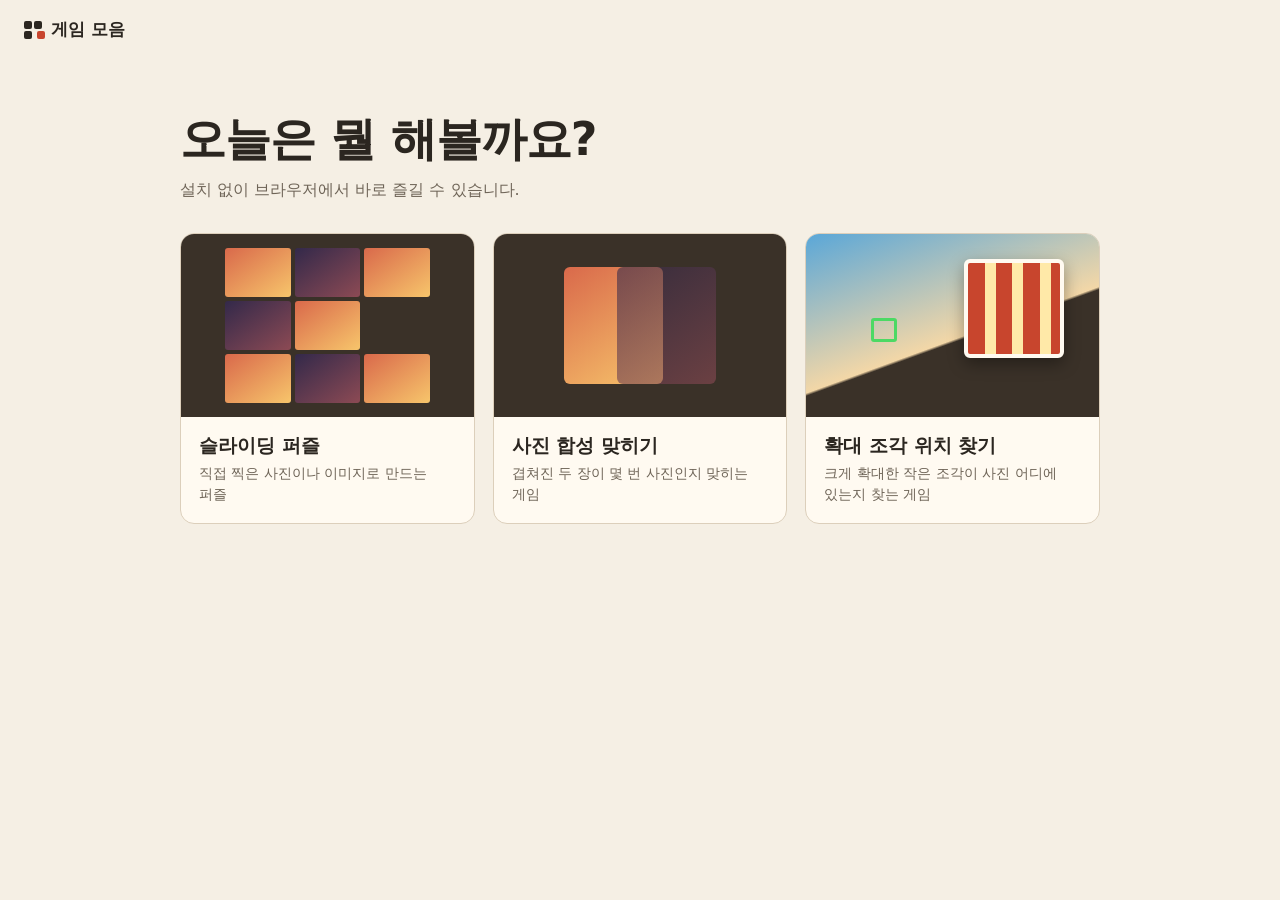
<file: index.html>
<!doctype html>
<html lang="ko">
<head>
<meta charset="utf-8">
<meta name="viewport" content="width=device-width, initial-scale=1, viewport-fit=cover">
<meta name="theme-color" content="#f5efe4">
<title>게임 모음</title>
<link rel="stylesheet" href="shared/base.css">
<style>
  main { flex: 1; width: 100%; max-width: 960px; margin: 0 auto; padding: 8px 20px 40px; }
  h1 { font-size: clamp(30px, 6vw, 46px); line-height: 1.2; letter-spacing: -.02em; margin: 5vh 0 10px; }
  .lead { margin: 0 0 30px; color: var(--muted); line-height: 1.6; }
  .games { display: grid; grid-template-columns: repeat(auto-fill, minmax(260px, 1fr)); gap: 18px; margin: 0; padding: 0; list-style: none; }
  .game { display: block; height: 100%; overflow: hidden; color: inherit; text-decoration: none; background: var(--card); border: 1.5px solid var(--line); border-radius: 14px; transition: transform .15s, border-color .15s, box-shadow .15s; }
  .game:hover { transform: translateY(-2px); border-color: var(--accent); box-shadow: var(--shadow); }
  .art { display: grid; grid-template-columns: repeat(3, 1fr); gap: 4px; aspect-ratio: 16 / 10; padding: 14px 44px; background: var(--tray); }
  .art i { border-radius: 3px; background: linear-gradient(145deg, #d9694b, #f7c56b); }
  .art i:nth-child(2n) { background: linear-gradient(145deg, #33294a, #8c4a54); }
  .art i:nth-child(6) { background: none; }
  .art.blend { position: relative; display: block; }
  .art.blend i { position: absolute; top: 18%; width: 34%; height: 64%; border-radius: 6px; }
  .art.blend i:first-child { left: 24%; background: linear-gradient(145deg, #d9694b, #f7c56b); }
  .art.blend i:last-child { left: 42%; background: linear-gradient(145deg, #33294a, #8c4a54); opacity: .6; }
  .art.hunt { position: relative; display: block; background: linear-gradient(160deg, #5aa7d8 0%, #f3d7a7 55%, #3a3128 56%); }
  .art.hunt i:first-child { position: absolute; left: 22%; top: 46%; width: 9%; height: 13%; border: 3px solid #4cd964; border-radius: 3px; background: none; }
  .art.hunt i:last-child { position: absolute; right: 12%; top: 14%; width: 34%; height: 54%; border: 4px solid #fffaf1; border-radius: 6px; background: repeating-linear-gradient(90deg, #c8452d 0 18%, #ffe9a8 18% 30%); box-shadow: 0 6px 16px rgba(0,0,0,.35); }
  .info { display: block; padding: 16px 18px 18px; }
  .info b { display: block; margin-bottom: 4px; font-size: 19px; }
  .info span { color: var(--muted); font-size: 14px; line-height: 1.5; }
  @media (prefers-reduced-motion: reduce) { * { transition: none !important; } }
</style>
</head>
<body>
<header class="top">
  <a class="brand" href="./">
    <span class="logo" aria-hidden="true"><i></i><i></i><i></i><i></i></span>게임 모음
  </a>
</header>

<main>
  <h1>오늘은 뭘 해볼까요?</h1>
  <p class="lead">설치 없이 브라우저에서 바로 즐길 수 있습니다.</p>

  <!-- 새 게임을 추가할 때는 폴더를 만들고 아래 li를 하나 복사해 고칩니다. 경로는 상대 경로로 씁니다. -->
  <ul class="games">
    <li>
      <a class="game" href="sliding-puzzle/">
        <span class="art" aria-hidden="true"><i></i><i></i><i></i><i></i><i></i><i></i><i></i><i></i><i></i></span>
        <span class="info"><b>슬라이딩 퍼즐</b><span>직접 찍은 사진이나 이미지로 만드는 퍼즐</span></span>
      </a>
    </li>
    <li>
      <a class="game" href="photo-blend/">
        <span class="art blend" aria-hidden="true"><i></i><i></i></span>
        <span class="info"><b>사진 합성 맞히기</b><span>겹쳐진 두 장이 몇 번 사진인지 맞히는 게임</span></span>
      </a>
    </li>
    <li>
      <a class="game" href="zoom-hunt/">
        <span class="art hunt" aria-hidden="true"><i></i><i></i></span>
        <span class="info"><b>확대 조각 위치 찾기</b><span>크게 확대한 작은 조각이 사진 어디에 있는지 찾는 게임</span></span>
      </a>
    </li>
  </ul>
</main>
</body>
</html>
</file>
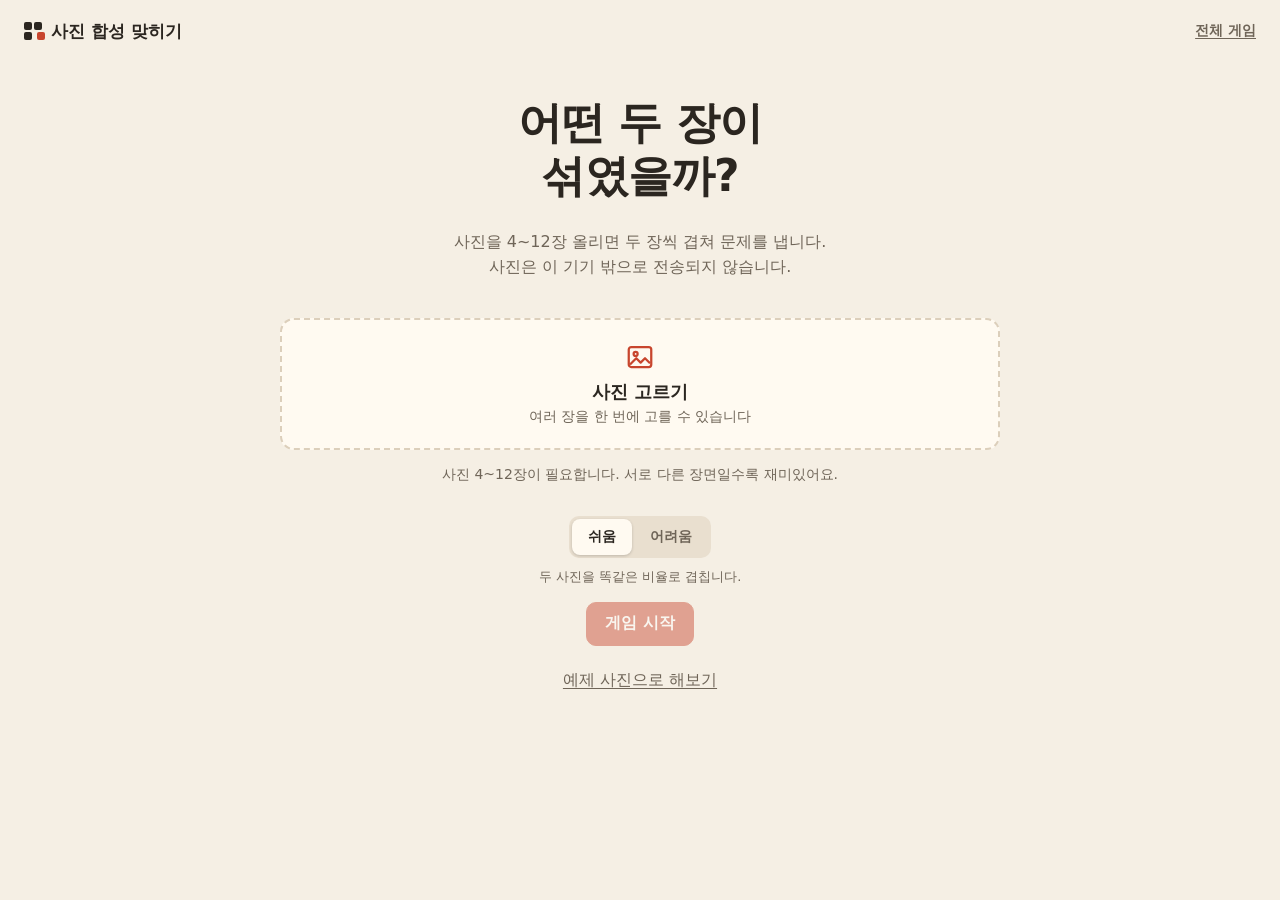
<file: photo-blend/index.html>
<!doctype html>
<html lang="ko">
<head>
<meta charset="utf-8">
<meta name="viewport" content="width=device-width, initial-scale=1, viewport-fit=cover">
<meta name="theme-color" content="#f5efe4">
<title>사진 합성 맞히기</title>
<link rel="stylesheet" href="../shared/base.css">
<style>
  main { flex: 1; width: 100%; max-width: 1040px; margin: 0 auto; padding: 8px 20px 28px; display: flex; flex-direction: column; }
  .screen { flex: 1; display: flex; flex-direction: column; }
  h1 { font-size: clamp(28px, 6vw, 44px); line-height: 1.2; letter-spacing: -.02em; margin: 3vh 0 10px; text-align: center; }
  .lead { margin: 0 0 22px; color: var(--muted); line-height: 1.6; text-align: center; }

  .btn { min-height: 44px; padding: 9px 18px; border-radius: 10px; border: 1.5px solid var(--line); background: var(--card); font-weight: 650; }
  .btn:hover { border-color: var(--ink); }
  .btn.primary { background: var(--accent); border-color: var(--accent); color: #fff; }
  .btn.primary:hover { background: var(--accent-dark); border-color: var(--accent-dark); }
  .btn:disabled { opacity: .45; cursor: not-allowed; }
  .btn.primary:disabled:hover { background: var(--accent); border-color: var(--accent); }
  .row { display: flex; flex-wrap: wrap; justify-content: center; align-items: center; gap: 10px; }
  .link { background: none; border: 0; padding: 8px; color: var(--muted); text-decoration: underline; text-underline-offset: 3px; }

  /* 준비 화면 */
  .setup { width: 100%; max-width: 720px; margin: 0 auto; display: flex; flex-direction: column; align-items: center; gap: 16px; }
  .pick {
    width: 100%; display: flex; flex-direction: column; align-items: center; gap: 4px; padding: 22px;
    background: var(--card); border: 2px dashed var(--line); border-radius: 14px; transition: border-color .15s;
  }
  .pick:hover, body.dragging .pick { border-color: var(--accent); }
  .pick b { font-size: 18px; }
  .pick span { color: var(--muted); font-size: 14px; }
  .pick svg { width: 30px; height: 30px; color: var(--accent); margin-bottom: 4px; }
  .count { margin: 0; color: var(--muted); font-size: 14px; }
  .thumbs { width: 100%; display: grid; grid-template-columns: repeat(auto-fill, minmax(84px, 1fr)); gap: 10px; margin: 0; padding: 0; list-style: none; }
  .thumbs li { position: relative; }
  .photo { position: relative; display: block; width: 100%; aspect-ratio: 3 / 4; border-radius: 8px; overflow: hidden; background: var(--tray); }
  .photo img { display: block; width: 100%; height: 100%; object-fit: cover; }
  .badge { position: absolute; left: 5px; top: 5px; min-width: 24px; padding: 2px 6px; border-radius: 6px; background: rgba(30,25,20,.8); color: #fff; font-size: 13px; font-weight: 800; text-align: center; }
  .remove { position: absolute; right: 4px; top: 4px; width: 28px; height: 28px; padding: 0; border-radius: 50%; border: 0; background: rgba(30,25,20,.8); color: #fff; font-size: 17px; line-height: 1; }
  .remove:hover { background: var(--accent); }
  .seg { display: inline-flex; padding: 3px; gap: 2px; border-radius: 10px; background: #e9dfcf; }
  .seg label { position: relative; }
  .seg input { position: absolute; inset: 0; margin: 0; opacity: 0; cursor: pointer; }
  .seg span { display: block; padding: 9px 16px; border-radius: 8px; color: var(--muted); font-size: 14px; font-weight: 700; text-align: center; }
  .seg input:checked + span { background: var(--card); color: var(--ink); box-shadow: 0 1px 3px rgba(0,0,0,.18); }
  .seg input:focus-visible + span { outline: 3px solid var(--accent); }
  .diff-help { margin: -6px 0 0; color: var(--muted); font-size: 13px; text-align: center; }

  /* 게임 화면 */
  #play { display: grid; grid-template-columns: auto minmax(0, 460px); justify-content: center; align-items: start; gap: 28px; }
  .stage { width: min(100%, calc((100dvh - 120px) * .75), 440px); padding: 8px; border-radius: 14px; background: var(--tray); box-shadow: var(--shadow); }
  #blend { display: block; width: 100%; aspect-ratio: 3 / 4; border-radius: 6px; background: #241e18; }
  .side { display: flex; flex-direction: column; gap: 12px; }
  .hud { display: flex; gap: 8px; }
  .hud div { flex: 1; padding: 8px 12px; border-radius: 10px; background: var(--card); border: 1px solid var(--line); }
  .hud small { display: block; color: var(--muted); font-size: 12px; }
  .hud b { font-size: 20px; font-variant-numeric: tabular-nums; }
  .prompt { margin: 0; min-height: 26px; font-weight: 700; }
  .prompt.good { color: #2f7a3f; }
  .prompt.bad { color: var(--accent-dark); }
  .choices { display: grid; grid-template-columns: repeat(auto-fill, minmax(78px, 1fr)); gap: 8px; }
  .choice { padding: 0; border: 0; border-radius: 9px; background: none; }
  .choice .photo { box-shadow: 0 0 0 2px transparent; transition: box-shadow .12s, transform .12s; }
  .choice[aria-pressed="true"] .photo { box-shadow: 0 0 0 4px var(--ink); transform: scale(.95); }
  .choice[aria-pressed="true"] .badge { background: var(--ink); }
  .choice.correct .photo { box-shadow: 0 0 0 4px #2f7a3f; transform: none; }
  .choice.correct .badge { background: #2f7a3f; }
  .choice.wrong .photo { box-shadow: 0 0 0 4px var(--accent); transform: none; opacity: .75; }
  .choice.wrong .badge { background: var(--accent); }
  .choice:disabled { cursor: default; }
  .action { position: sticky; bottom: 0; padding: 8px 0 calc(8px + env(safe-area-inset-bottom)); background: var(--paper); }
  .action .btn { width: 100%; }

  /* 결과 화면 */
  .result { width: 100%; max-width: 720px; margin: 0 auto; text-align: center; }
  .score { font-size: clamp(48px, 12vw, 72px); font-weight: 800; line-height: 1; margin: 4vh 0 10px; }
  .score small { font-size: .45em; color: var(--muted); }
  .summary { margin: 0 0 6px; color: var(--muted); line-height: 1.6; }
  .record { margin: 0 0 22px; color: var(--accent-dark); font-weight: 700; min-height: 1.5em; }
  .review { display: grid; grid-template-columns: repeat(auto-fill, minmax(150px, 1fr)); gap: 12px; margin: 26px 0 0; padding: 0; list-style: none; text-align: left; }
  .review li { padding: 8px; border-radius: 10px; background: var(--card); border: 1px solid var(--line); font-size: 13px; line-height: 1.5; }
  .review img { display: block; width: 100%; aspect-ratio: 3 / 4; object-fit: cover; border-radius: 6px; margin-bottom: 6px; }
  .review .ok { color: #2f7a3f; font-weight: 800; }
  .review .no { color: var(--accent-dark); font-weight: 800; }
  .review span { color: var(--muted); }

  #toast { position: fixed; left: 50%; bottom: 24px; transform: translateX(-50%); z-index: 10; width: max-content; max-width: 90vw; padding: 12px 18px; border-radius: 10px; background: var(--ink); color: #fff; font-size: 14px; line-height: 1.5; }

  @media (max-width: 800px) {
    #play { grid-template-columns: 1fr; justify-items: center; gap: 12px; }
    .stage { width: min(100%, calc(36dvh * .75)); padding: 5px; }
    .side { width: 100%; max-width: 520px; }
    .hud b { font-size: 17px; }
    .choices { grid-template-columns: repeat(auto-fill, minmax(68px, 1fr)); }
  }
  @media (prefers-reduced-motion: reduce) { * { transition: none !important; } }
</style>
</head>
<body>
<header class="top">
  <a class="brand" href="./">
    <span class="logo" aria-hidden="true"><i></i><i></i><i></i><i></i></span>사진 합성 맞히기
  </a>
  <a class="all-games" href="../">전체 게임</a>
</header>

<main>
  <section class="screen" id="setup">
    <div class="setup">
      <h1>어떤 두 장이<br>섞였을까?</h1>
      <p class="lead">사진을 4~12장 올리면 두 장씩 겹쳐 문제를 냅니다.<br>사진은 이 기기 밖으로 전송되지 않습니다.</p>
      <button class="pick" id="pickBtn">
        <svg viewBox="0 0 24 24" fill="none" stroke="currentColor" stroke-width="1.8" stroke-linejoin="round" aria-hidden="true"><rect x="3" y="4" width="18" height="16" rx="2"/><circle cx="8.5" cy="9.5" r="1.6"/><path d="m4 18 5-5 3.5 3.5L16 13l4 4"/></svg>
        <b>사진 고르기</b><span>여러 장을 한 번에 고를 수 있습니다</span>
      </button>
      <p class="count" id="count" role="status"></p>
      <ul class="thumbs" id="thumbs"></ul>
      <div class="seg" role="radiogroup" aria-label="난이도">
        <label><input type="radio" name="diff" value="easy" checked><span>쉬움</span></label>
        <label><input type="radio" name="diff" value="hard"><span>어려움</span></label>
      </div>
      <p class="diff-help" id="diffHelp"></p>
      <div class="row">
        <button class="btn primary" id="startBtn" disabled>게임 시작</button>
      </div>
      <button class="link" id="sampleBtn">예제 사진으로 해보기</button>
    </div>
  </section>

  <section class="screen" id="play" hidden>
    <div class="stage"><canvas id="blend" width="600" height="800" aria-label="두 장의 사진을 겹친 문제 이미지"></canvas></div>
    <div class="side">
      <div class="hud">
        <div><small>문제</small><b id="round">1 / 10</b></div>
        <div><small>점수</small><b id="score">0</b></div>
        <div><small>시간</small><b id="time">00:00</b></div>
      </div>
      <p class="prompt" id="prompt" role="status"></p>
      <div class="choices" id="choices" role="group" aria-label="사진 고르기"></div>
      <div class="action"><button class="btn primary" id="actionBtn" disabled>확인</button></div>
    </div>
  </section>

  <section class="screen" id="result" hidden>
    <div class="result">
      <p class="score" id="finalScore"></p>
      <p class="summary" id="summary"></p>
      <p class="record" id="record"></p>
      <div class="row">
        <button class="btn" id="changeBtn">사진 바꾸기</button>
        <button class="btn primary" id="againBtn">같은 사진으로 다시</button>
      </div>
      <ul class="review" id="review" aria-label="문제별 결과"></ul>
    </div>
  </section>
</main>

<input type="file" id="fileInput" accept="image/*" multiple hidden>
<div id="toast" role="alert" hidden></div>

<script>
(() => {
  'use strict';
  const $ = id => document.getElementById(id);
  const MIN = 4, MAX = 12, ROUNDS = 10, W = 600, H = 800, TW = 240, TH = 320;
  const DIFF_HELP = {
    easy: '두 사진을 똑같은 비율로 겹칩니다.',
    hard: '한 사진을 훨씬 흐리게 겹쳐서 찾기 어렵습니다.'
  };

  const photos = [];          // { canvas, url, key }
  let loading = false, toastTimer;
  const game = { rounds: [], index: 0, score: 0, partial: 0, picks: [], answered: false, started: 0, timer: null, history: [], diff: 'easy' };

  function show(name) {
    ['setup', 'play', 'result'].forEach(s => { $(s).hidden = s !== name; });
    if (name !== 'play') stopTimer();
    $('toast').hidden = true;
    window.scrollTo(0, 0);
  }

  function toast(message) {
    const el = $('toast');
    el.textContent = message;
    el.hidden = false;
    clearTimeout(toastTimer);
    toastTimer = setTimeout(() => { el.hidden = true; }, 5000);
  }

  function randomInt(max) {
    const limit = Math.floor(0x100000000 / max) * max, buf = new Uint32Array(1);
    do crypto.getRandomValues(buf); while (buf[0] >= limit);
    return buf[0] % max;
  }
  function shuffle(list) {
    for (let i = list.length - 1; i > 0; i--) {
      const j = randomInt(i + 1);
      [list[i], list[j]] = [list[j], list[i]];
    }
    return list;
  }
  const formatTime = ms => {
    const t = Math.floor(ms / 1000);
    return `${String(Math.floor(t / 60)).padStart(2, '0')}:${String(t % 60).padStart(2, '0')}`;
  };

  /* ---------- 사진 불러오기 ---------- */
  // 사진을 가운데 기준 3:4로 잘라 작은 캔버스에 담는다. 원본 크기 그대로 두지 않아 메모리를 아낀다.
  function coverDraw(ctx, img, iw, ih, w, h) {
    const scale = Math.max(w / iw, h / ih), sw = w / scale, sh = h / scale;
    ctx.imageSmoothingQuality = 'high';
    ctx.drawImage(img, (iw - sw) / 2, (ih - sh) / 2, sw, sh, 0, 0, w, h);
  }

  function decodeFile(file) {
    return new Promise((resolve, reject) => {
      const url = URL.createObjectURL(file), img = new Image();
      img.onload = () => {
        img.onload = img.onerror = null;
        URL.revokeObjectURL(url);
        if (!img.naturalWidth) { reject(new Error('empty')); return; }
        const c = document.createElement('canvas');
        c.width = W; c.height = H;
        try { coverDraw(c.getContext('2d'), img, img.naturalWidth, img.naturalHeight, W, H); }
        catch (err) { reject(err); return; }
        resolve(c);
      };
      img.onerror = () => { URL.revokeObjectURL(url); reject(new Error('decode')); };
      img.src = url;
    });
  }

  function thumbUrl(canvas) {
    const t = document.createElement('canvas');
    t.width = TW; t.height = TH;
    coverDraw(t.getContext('2d'), canvas, W, H, TW, TH);
    return new Promise(resolve => t.toBlob(b => resolve(b ? URL.createObjectURL(b) : t.toDataURL()), 'image/jpeg', .85));
  }

  async function addPhoto(canvas, key) {
    photos.push({ canvas, key, url: await thumbUrl(canvas) });
  }

  async function addFiles(fileList) {
    if (loading) return;
    const files = [...fileList];
    if (!files.length) return;
    loading = true;
    const failed = [];
    let skipped = 0, duplicate = 0;
    for (let i = 0; i < files.length; i++) {
      const f = files[i];
      if (photos.length >= MAX) { skipped = files.length - i; break; }
      const key = `${f.name}|${f.size}|${f.lastModified}`;
      if (photos.some(p => p.key === key)) { duplicate++; continue; }
      $('count').textContent = `불러오는 중 ${i + 1} / ${files.length}`;
      try { await addPhoto(await decodeFile(f), key); }
      catch { failed.push(f.name || `${i + 1}번째 파일`); }
      renderThumbs();
    }
    loading = false;
    renderThumbs();
    const notes = [];
    if (failed.length) notes.push(`열 수 없는 사진 ${failed.length}장은 뺐습니다(${failed.slice(0, 3).join(', ')}${failed.length > 3 ? ' 등' : ''}). HEIC라면 JPG로 바꿔 올려 주세요.`);
    if (skipped) notes.push(`최대 ${MAX}장까지라서 ${skipped}장은 넣지 않았습니다.`);
    if (duplicate) notes.push(`이미 넣은 사진 ${duplicate}장은 건너뛰었습니다.`);
    if (notes.length) toast(notes.join(' '));
  }

  function removePhoto(i) {
    const [p] = photos.splice(i, 1);
    if (p.url.startsWith('blob:')) URL.revokeObjectURL(p.url);
    renderThumbs();
  }

  function renderThumbs() {
    const list = $('thumbs');
    list.textContent = '';
    photos.forEach((p, i) => {
      const li = document.createElement('li');
      li.innerHTML = `<span class="photo"><img alt="${i + 1}번 사진"><span class="badge">${i + 1}</span></span>
        <button class="remove" aria-label="${i + 1}번 사진 빼기">×</button>`;
      li.querySelector('img').src = p.url;
      li.querySelector('.remove').onclick = () => removePhoto(i);
      list.append(li);
    });
    const n = photos.length;
    if (!loading) {
      $('count').textContent = n === 0 ? `사진 ${MIN}~${MAX}장이 필요합니다. 서로 다른 장면일수록 재미있어요.`
        : n < MIN ? `${n}장 골랐습니다. ${MIN - n}장 더 필요합니다.`
        : `${n}장으로 문제 ${Math.min(ROUNDS, n * (n - 1) / 2)}개를 냅니다.${n < MAX ? ` ${MAX - n}장 더 넣을 수 있습니다.` : ''}`;
    }
    $('pickBtn').disabled = n >= MAX;
    $('startBtn').disabled = loading || n < MIN;
  }

  // 업로드 없이 해볼 수 있도록 서로 다른 그림 6장을 만든다.
  function sampleCanvas(k) {
    const c = document.createElement('canvas');
    c.width = W; c.height = H;
    const x = c.getContext('2d');
    const palettes = [['#1d4e89', '#f4d35e'], ['#2a9d8f', '#e76f51'], ['#6a4c93', '#ffca3a'], ['#d62828', '#fcbf49'], ['#264653', '#e9c46a'], ['#ff6b6b', '#4ecdc4']];
    const [a, b] = palettes[k];
    const g = x.createLinearGradient(0, 0, W, H);
    g.addColorStop(0, a); g.addColorStop(1, '#111');
    x.fillStyle = g; x.fillRect(0, 0, W, H);
    x.fillStyle = b; x.strokeStyle = b; x.lineWidth = 34;
    x.beginPath();
    if (k === 0) { x.arc(300, 330, 190, 0, Math.PI * 2); x.fill(); }
    else if (k === 1) { for (let i = 0; i < 6; i++) x.fillRect(0, 60 + i * 130, W, 55); }
    else if (k === 2) { x.moveTo(300, 120); x.lineTo(560, 640); x.lineTo(40, 640); x.closePath(); x.fill(); }
    else if (k === 3) { for (let i = 0; i < 5; i++) x.fillRect(40 + i * 120, 0, 50, H); }
    else if (k === 4) { x.moveTo(-40, 700); for (let px = 0; px <= W + 40; px += 20) x.lineTo(px, 420 + Math.sin(px / 60) * 120); x.lineTo(W, H); x.lineTo(0, H); x.fill(); x.beginPath(); x.arc(450, 180, 80, 0, Math.PI * 2); x.fill(); }
    else { x.arc(300, 400, 220, 0, Math.PI * 2); x.stroke(); x.beginPath(); x.arc(300, 400, 110, 0, Math.PI * 2); x.stroke(); }
    return c;
  }
  async function loadSamples() {
    if (loading) return;
    loading = true;
    photos.splice(0).forEach(p => p.url.startsWith('blob:') && URL.revokeObjectURL(p.url));
    for (let k = 0; k < 6; k++) await addPhoto(sampleCanvas(k), `sample-${k}`);
    loading = false;
    renderThumbs();
  }

  /* ---------- 게임 진행 ---------- */
  const blendCtx = $('blend').getContext('2d');

  function startGame() {
    const n = photos.length;
    if (n < MIN) return;
    game.diff = document.querySelector('input[name="diff"]:checked').value;
    const pairs = [];
    for (let a = 0; a < n; a++) for (let b = a + 1; b < n; b++) pairs.push(randomInt(2) ? [a, b] : [b, a]);
    game.rounds = shuffle(pairs).slice(0, ROUNDS).map(([a, b]) => ({
      a, b,
      // a 사진의 비중. 어려움에서는 b가 25~35%로 흐리게 섞인다.
      w: game.diff === 'easy' ? .5 : .65 + Math.random() * .1
    }));
    Object.assign(game, { index: 0, score: 0, partial: 0, history: [], elapsed: 0 });
    buildChoices();
    show('play');
    game.started = performance.now();
    stopTimer();
    game.timer = setInterval(updateHud, 500);
    showRound();
  }

  function buildChoices() {
    const box = $('choices');
    box.textContent = '';
    photos.forEach((p, i) => {
      const b = document.createElement('button');
      b.className = 'choice';
      b.dataset.index = i;
      b.setAttribute('aria-pressed', 'false');
      b.setAttribute('aria-label', `${i + 1}번 사진`);
      b.innerHTML = `<span class="photo"><img alt=""><span class="badge">${i + 1}</span></span>`;
      b.querySelector('img').src = p.url;
      b.onclick = () => toggleChoice(i);
      box.append(b);
    });
  }

  function drawBlend(ctx, round) {
    const { width, height } = ctx.canvas;
    ctx.globalAlpha = 1;
    ctx.drawImage(photos[round.a].canvas, 0, 0, width, height);
    ctx.globalAlpha = 1 - round.w;
    ctx.drawImage(photos[round.b].canvas, 0, 0, width, height);
    ctx.globalAlpha = 1;
  }

  function showRound() {
    const round = game.rounds[game.index];
    drawBlend(blendCtx, round);
    game.picks = [];
    game.answered = false;
    document.querySelectorAll('.choice').forEach(b => {
      b.disabled = false;
      b.classList.remove('correct', 'wrong');
      b.setAttribute('aria-pressed', 'false');
    });
    $('prompt').className = 'prompt';
    $('prompt').textContent = '섞인 두 장을 골라 주세요.';
    $('actionBtn').textContent = '확인';
    $('actionBtn').disabled = true;
    updateHud();
  }

  function toggleChoice(i) {
    if (game.answered) return;
    const at = game.picks.indexOf(i);
    if (at >= 0) game.picks.splice(at, 1);
    else {
      if (game.picks.length === 2) game.picks.shift();
      game.picks.push(i);
    }
    document.querySelectorAll('.choice').forEach(b => {
      b.setAttribute('aria-pressed', String(game.picks.includes(Number(b.dataset.index))));
    });
    $('actionBtn').disabled = game.picks.length !== 2;
  }

  function answer() {
    const round = game.rounds[game.index], truth = [round.a, round.b];
    const hits = game.picks.filter(p => truth.includes(p)).length;
    game.answered = true;
    if (hits === 2) game.score++;
    else if (hits === 1) game.partial++;
    document.querySelectorAll('.choice').forEach(b => {
      const i = Number(b.dataset.index);
      b.disabled = true;
      if (truth.includes(i)) b.classList.add('correct');
      else if (game.picks.includes(i)) b.classList.add('wrong');
    });
    const names = list => [...list].sort((x, y) => x - y).map(i => `${i + 1}번`).join('과 ');
    $('prompt').className = 'prompt ' + (hits === 2 ? 'good' : 'bad');
    $('prompt').textContent = hits === 2 ? `정답! ${names(truth)}입니다.`
      : `${hits === 1 ? '한 장만 맞았어요.' : '아쉬워요.'} 정답은 ${names(truth)}입니다.`;
    const small = document.createElement('canvas');
    small.width = 150; small.height = 200;
    drawBlend(small.getContext('2d'), round);
    game.history.push({ img: small.toDataURL('image/jpeg', .75), truth: names(truth), picks: names(game.picks), hits });
    const last = game.index === game.rounds.length - 1;
    $('actionBtn').textContent = last ? '결과 보기' : '다음 문제';
    $('actionBtn').disabled = false;
    updateHud();
    $('actionBtn').focus();
  }

  function next() {
    if (game.index === game.rounds.length - 1) { finish(); return; }
    game.index++;
    showRound();
    window.scrollTo(0, 0);
  }

  function updateHud() {
    $('round').textContent = `${game.index + 1} / ${game.rounds.length}`;
    $('score').textContent = game.score;
    $('time').textContent = formatTime(performance.now() - game.started);
  }
  function stopTimer() { clearInterval(game.timer); game.timer = null; }

  function readBest(diff) {
    try { return JSON.parse(localStorage.getItem(`photo-blend-best-${diff}`)) || null; }
    catch { return null; }
  }

  function finish() {
    const time = performance.now() - game.started, total = game.rounds.length;
    stopTimer();
    const old = readBest(game.diff);
    const rate = game.score / total;
    const better = !old || rate > old.score / old.total || (rate === old.score / old.total && time < old.time);
    if (better) {
      try { localStorage.setItem(`photo-blend-best-${game.diff}`, JSON.stringify({ score: game.score, total, time })); } catch { /* 저장 불가 환경 */ }
    }
    const label = game.diff === 'easy' ? '쉬움' : '어려움';
    $('finalScore').innerHTML = `${game.score}<small> / ${total}</small>`;
    $('summary').textContent = `${label} · ${formatTime(time)}${game.partial ? ` · 한 장만 맞힌 문제 ${game.partial}개` : ''}`;
    $('record').textContent = better ? `${label} 새 최고 기록입니다`
      : `${label} 최고 기록: ${old.score} / ${old.total}, ${formatTime(old.time)}`;
    const review = $('review');
    review.textContent = '';
    game.history.forEach((h, i) => {
      const li = document.createElement('li');
      li.innerHTML = `<img alt="${i + 1}번 문제 이미지"><b class="${h.hits === 2 ? 'ok' : 'no'}"></b><br><span></span>`;
      li.querySelector('img').src = h.img;
      li.querySelector('b').textContent = `${i + 1}. ${h.hits === 2 ? '정답' : '오답'}`;
      li.querySelector('span').textContent = h.hits === 2 ? h.truth : `정답 ${h.truth} · 내 답 ${h.picks}`;
      review.append(li);
    });
    show('result');
  }

  /* ---------- 이벤트 ---------- */
  $('pickBtn').onclick = () => $('fileInput').click();
  $('fileInput').addEventListener('change', e => { addFiles(e.target.files); e.target.value = ''; });
  $('sampleBtn').onclick = loadSamples;
  $('startBtn').onclick = startGame;
  $('actionBtn').onclick = () => (game.answered ? next() : answer());
  $('againBtn').onclick = startGame;
  $('changeBtn').onclick = () => show('setup');
  document.querySelectorAll('input[name="diff"]').forEach(r => r.addEventListener('change', () => { $('diffHelp').textContent = DIFF_HELP[r.value]; }));
  $('diffHelp').textContent = DIFF_HELP.easy;

  let dragDepth = 0;
  const onSetup = () => !$('setup').hidden;
  addEventListener('dragenter', e => { e.preventDefault(); if (onSetup()) { dragDepth++; document.body.classList.add('dragging'); } });
  addEventListener('dragover', e => e.preventDefault());
  addEventListener('dragleave', () => { if (--dragDepth <= 0) { dragDepth = 0; document.body.classList.remove('dragging'); } });
  addEventListener('drop', e => {
    e.preventDefault();
    dragDepth = 0;
    document.body.classList.remove('dragging');
    if (onSetup()) addFiles(e.dataTransfer.files);
  });

  renderThumbs();
})();
</script>
</body>
</html>
</file>
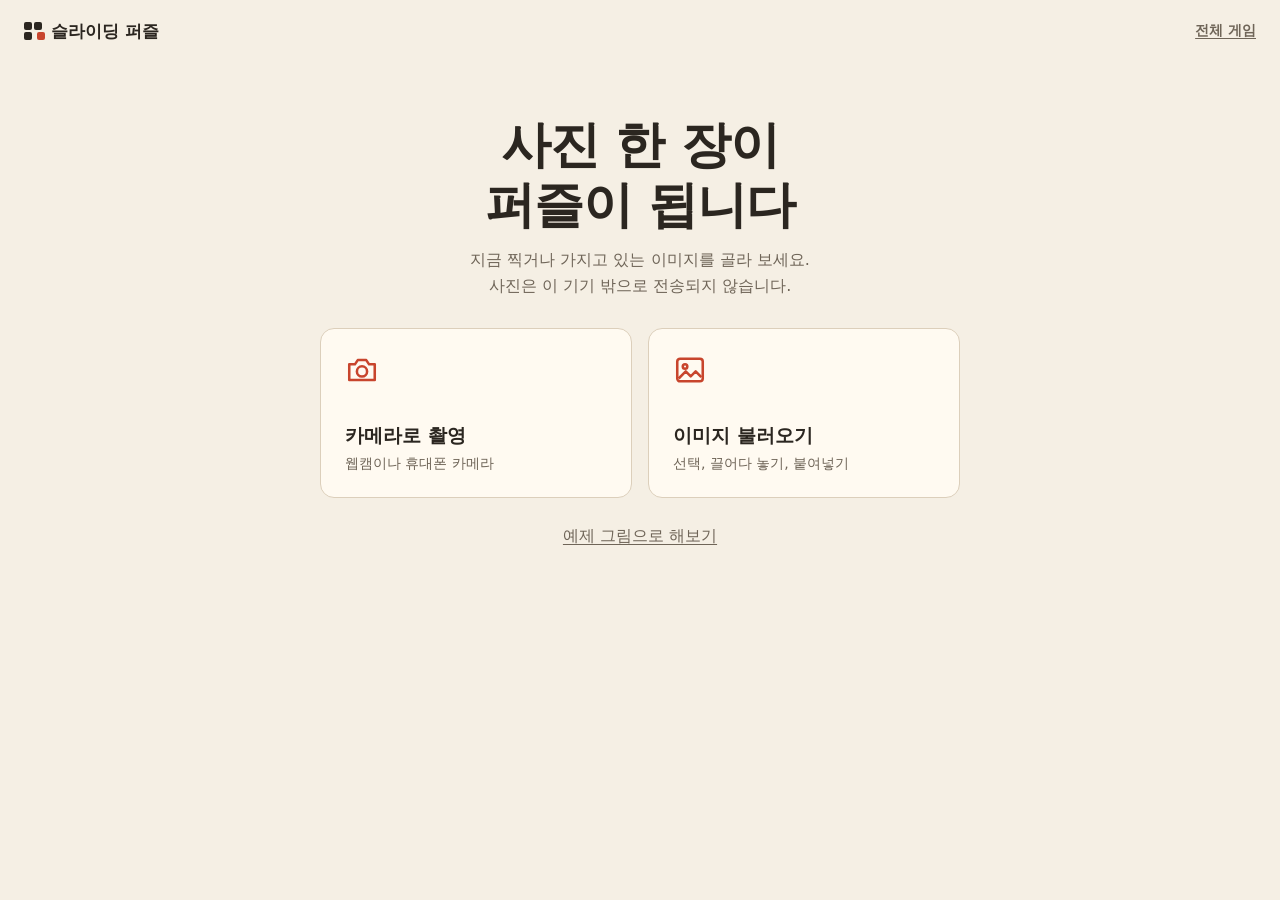
<file: sliding-puzzle/index.html>
<!doctype html>
<html lang="ko">
<head>
<meta charset="utf-8">
<meta name="viewport" content="width=device-width, initial-scale=1, viewport-fit=cover">
<meta name="theme-color" content="#f5efe4">
<title>슬라이딩 퍼즐</title>
<link rel="stylesheet" href="../shared/base.css">
<style>
  main { flex: 1; width: 100%; max-width: 1040px; margin: 0 auto; padding: 8px 20px 28px; display: flex; flex-direction: column; }
  .screen { flex: 1; display: flex; flex-direction: column; align-items: center; }
  h1 { font-size: clamp(30px, 6vw, 50px); line-height: 1.2; margin: 5vh 0 12px; text-align: center; letter-spacing: -.02em; }
  h2 { font-size: 22px; margin: 4px 0 14px; text-align: center; }
  .lead { color: var(--muted); margin: 0 0 30px; text-align: center; line-height: 1.6; }

  .sources { display: grid; grid-template-columns: 1fr 1fr; gap: 16px; width: 100%; max-width: 640px; }
  .source {
    display: flex; flex-direction: column; align-items: flex-start; gap: 6px; padding: 24px; min-height: 170px;
    text-align: left; background: var(--card); border: 1.5px solid var(--line); border-radius: 14px;
    transition: transform .15s, border-color .15s, box-shadow .15s;
  }
  .source:hover { transform: translateY(-2px); border-color: var(--accent); box-shadow: var(--shadow); }
  .source svg { width: 34px; height: 34px; margin-bottom: auto; color: var(--accent); }
  .source b { font-size: 19px; }
  .source span { color: var(--muted); font-size: 14px; }
  .sample { margin-top: 20px; background: none; border: 0; color: var(--muted); text-decoration: underline; text-underline-offset: 3px; padding: 8px; }
  body.dragging main { outline: 3px dashed var(--accent); outline-offset: -8px; border-radius: 16px; }

  .btn { min-height: 44px; padding: 9px 18px; border-radius: 10px; border: 1.5px solid var(--line); background: var(--card); font-weight: 650; }
  .btn:hover { border-color: var(--ink); }
  .btn[aria-pressed="true"] { background: var(--ink); border-color: var(--ink); color: var(--card); }
  .btn.primary { background: var(--accent); border-color: var(--accent); color: #fff; }
  .btn.primary:hover { background: var(--accent-dark); border-color: var(--accent-dark); }
  .row { display: flex; flex-wrap: wrap; justify-content: center; align-items: center; gap: 10px; }

  .stage { width: min(100%, 480px, calc(100dvh - 330px)); min-width: 200px; aspect-ratio: 1; position: relative; overflow: hidden; border-radius: 12px; background: var(--tray); box-shadow: var(--shadow); margin-bottom: 16px; }
  .stage video, .stage canvas { display: block; width: 100%; height: 100%; object-fit: cover; }
  #video.mirror { transform: scaleX(-1); }
  #cropCanvas { cursor: grab; touch-action: none; }
  #cropCanvas:active { cursor: grabbing; }
  .camera-msg { position: absolute; inset: 0; display: flex; flex-direction: column; align-items: center; justify-content: center; gap: 14px; padding: 24px; text-align: center; color: #f5efe4; line-height: 1.6; }
  .shutter { width: 68px; height: 68px; border-radius: 50%; padding: 0; background: var(--accent); border: 4px solid var(--card); box-shadow: 0 0 0 2px var(--accent); }
  .shutter:hover { background: var(--accent-dark); }
  .shutter:disabled { opacity: .4; cursor: not-allowed; }
  .zoom { display: flex; align-items: center; gap: 10px; width: min(100%, 480px); margin-bottom: 14px; color: var(--muted); font-size: 14px; }
  .zoom input { flex: 1; accent-color: var(--accent); }

  .sizes { display: inline-flex; padding: 3px; gap: 2px; border-radius: 10px; background: #e9dfcf; }
  .panel .sizes { display: flex; }
  .panel .sizes label { flex: 1; }
  .sizes label { position: relative; }
  .sizes input { position: absolute; opacity: 0; inset: 0; margin: 0; cursor: pointer; }
  .sizes span { display: block; min-width: 54px; padding: 9px 8px; text-align: center; border-radius: 8px; font-size: 14px; font-weight: 700; color: var(--muted); }
  .sizes input:checked + span { background: var(--card); color: var(--ink); box-shadow: 0 1px 3px rgba(0,0,0,.18); }
  .sizes input:focus-visible + span { outline: 3px solid var(--accent); }
  #cropSizes { margin-bottom: 16px; }

  #game { flex-direction: row; justify-content: center; align-items: flex-start; gap: 32px; }
  .board-wrap { width: min(100%, calc(100dvh - 110px), 640px); flex: 0 1 auto; padding: 8px; border-radius: 14px; background: var(--tray); box-shadow: var(--shadow); }
  #board { position: relative; width: 100%; aspect-ratio: 1; overflow: hidden; border-radius: 6px; background: #241e18; touch-action: none; user-select: none; }
  .tile { position: absolute; left: 0; top: 0; padding: 1px; border: 0; background: none; transition: transform .14s cubic-bezier(.2,.8,.3,1); will-change: transform; }
  .tile:focus-visible { outline: 3px solid #fff; outline-offset: -3px; z-index: 2; }
  .face { position: relative; display: block; width: 100%; height: 100%; border-radius: 3px; background-repeat: no-repeat; box-shadow: inset 0 0 0 1px rgba(255,255,255,.22), inset 0 -2px 0 rgba(0,0,0,.2); }
  .num { position: absolute; left: 4px; top: 4px; min-width: 21px; padding: 1px 5px; border-radius: 5px; background: rgba(30,25,20,.76); color: #fff; font-size: 12px; font-weight: 700; text-align: center; }
  #board:not(.show-num) .num { display: none; }
  .tile.blank { visibility: hidden; opacity: 0; }
  #board.solved .tile { padding: 0; cursor: default; }
  #board.solved .face { border-radius: 0; box-shadow: none; }
  #board.solved .num { display: none; }
  #board.solved .tile.blank { visibility: visible; opacity: 1; transition: opacity .5s; }
  #peek { position: absolute; inset: 0; z-index: 3; width: 100%; height: 100%; object-fit: cover; pointer-events: none; }

  .panel { width: 260px; flex: none; display: flex; flex-direction: column; gap: 14px; }
  .stats { display: grid; grid-template-columns: 1fr 1fr; gap: 10px; }
  .stat { padding: 12px 14px; border-radius: 10px; background: var(--card); border: 1px solid var(--line); }
  .stat small { display: block; color: var(--muted); font-size: 13px; margin-bottom: 2px; }
  .stat b { font-size: 25px; font-variant-numeric: tabular-nums; }
  .best { margin: 0; font-size: 14px; color: var(--muted); }
  .actions { display: grid; grid-template-columns: 1fr 1fr; gap: 8px; }
  .help { margin: 0; font-size: 13px; line-height: 1.6; color: var(--muted); }

  dialog { border: 0; border-radius: 16px; padding: 26px; width: min(92vw, 360px); background: var(--card); color: var(--ink); text-align: center; box-shadow: 0 24px 60px rgba(0,0,0,.35); }
  dialog::backdrop { background: rgba(43,38,32,.5); }
  dialog h2 { font-size: 26px; margin: 0 0 6px; }
  dialog img { display: block; width: 150px; height: 150px; object-fit: cover; margin: 0 auto 14px; border-radius: 8px; }
  dialog p { margin: 0 0 18px; color: var(--muted); line-height: 1.6; }
  #record { color: var(--accent-dark); font-weight: 700; }

  #toast { position: fixed; left: 50%; bottom: 24px; transform: translateX(-50%); z-index: 10; width: max-content; max-width: 90vw; padding: 12px 18px; border-radius: 10px; background: var(--ink); color: #fff; font-size: 14px; }

  @media (max-width: 800px) {
    #game { flex-direction: column; align-items: center; gap: 14px; }
    .board-wrap { width: min(100%, calc(100dvh - 330px)); min-width: 280px; }
    .panel { width: 100%; max-width: 520px; }
    .stats { grid-template-columns: 1fr 1fr; }
    .stat { display: flex; justify-content: space-between; align-items: baseline; padding: 8px 12px; }
    .stat b { font-size: 20px; }
    .sizes span { min-width: 0; }
    .actions { grid-template-columns: repeat(4, 1fr); gap: 6px; }
    .actions .btn { padding: 8px 2px; font-size: 13px; }
    .help { display: none; }
  }
  @media (max-width: 480px) {
    .sources { grid-template-columns: 1fr; } .source { min-height: 124px; padding: 18px; }
    h1 { margin-top: 2vh; }
  }
  @media (prefers-reduced-motion: reduce) { * { transition: none !important; } }
</style>
</head>
<body>
<header class="top">
  <button class="brand" id="homeBtn" aria-label="처음 화면으로">
    <span class="logo" aria-hidden="true"><i></i><i></i><i></i><i></i></span>슬라이딩 퍼즐
  </button>
  <a class="all-games" href="../">전체 게임</a>
</header>

<main>
  <section class="screen" id="home">
    <h1>사진 한 장이<br>퍼즐이 됩니다</h1>
    <p class="lead">지금 찍거나 가지고 있는 이미지를 골라 보세요.<br>사진은 이 기기 밖으로 전송되지 않습니다.</p>
    <div class="sources">
      <button class="source" id="openCamera">
        <svg viewBox="0 0 24 24" fill="none" stroke="currentColor" stroke-width="1.8" stroke-linejoin="round" aria-hidden="true"><path d="M3 8h4l2-3h6l2 3h4v11H3z"/><circle cx="12" cy="13" r="3.6"/></svg>
        <b>카메라로 촬영</b><span>웹캠이나 휴대폰 카메라</span>
      </button>
      <button class="source" id="openFile">
        <svg viewBox="0 0 24 24" fill="none" stroke="currentColor" stroke-width="1.8" stroke-linejoin="round" aria-hidden="true"><rect x="3" y="4" width="18" height="16" rx="2"/><circle cx="8.5" cy="9.5" r="1.6"/><path d="m4 18 5-5 3.5 3.5L16 13l4 4"/></svg>
        <b>이미지 불러오기</b><span>선택, 끌어다 놓기, 붙여넣기</span>
      </button>
    </div>
    <button class="sample" id="sampleBtn">예제 그림으로 해보기</button>
  </section>

  <section class="screen" id="camera" hidden>
    <h2>퍼즐로 만들 장면을 맞춰 주세요</h2>
    <div class="stage">
      <video id="video" playsinline muted autoplay></video>
      <div class="camera-msg" id="cameraMsg" role="status"></div>
    </div>
    <div class="row">
      <button class="btn" id="cameraBack">뒤로</button>
      <button class="shutter" id="shutter" aria-label="촬영" disabled></button>
      <button class="btn" id="switchCamera" hidden>카메라 전환</button>
    </div>
  </section>

  <section class="screen" id="crop" hidden>
    <h2>영역과 난이도를 정해 주세요</h2>
    <div class="stage"><canvas id="cropCanvas" width="720" height="720" aria-label="사진 자르기 영역. 끌어서 위치를 옮길 수 있습니다."></canvas></div>
    <label class="zoom">확대 <input type="range" id="zoom" min="1" max="4" step="0.01" value="1"></label>
    <div class="sizes" id="cropSizes" role="radiogroup" aria-label="난이도"></div>
    <div class="row">
      <button class="btn" id="cropBack">다른 사진</button>
      <button class="btn primary" id="startBtn">퍼즐 시작</button>
    </div>
  </section>

  <section class="screen" id="game" hidden>
    <div class="board-wrap">
      <div id="board" role="group" aria-label="퍼즐 판">
        <img id="peek" alt="완성된 원본 이미지" hidden>
      </div>
    </div>
    <aside class="panel">
      <div class="stats">
        <div class="stat"><small>이동</small><b id="moves">0</b></div>
        <div class="stat"><small>시간</small><b id="time">00:00</b></div>
      </div>
      <p class="best" id="best"></p>
      <div class="sizes" id="gameSizes" role="radiogroup" aria-label="난이도"></div>
      <div class="actions">
        <button class="btn" id="peekBtn" aria-pressed="false">원본 보기</button>
        <button class="btn" id="numBtn" aria-pressed="false">번호 표시</button>
        <button class="btn" id="shuffleBtn">다시 섞기</button>
        <button class="btn" id="newPhotoBtn">새 사진</button>
      </div>
      <p class="help">빈칸과 같은 줄의 조각을 누르면 한 번에 밀립니다. 밀어서 움직이거나 방향키를 써도 됩니다.</p>
    </aside>
  </section>
</main>

<dialog id="winDialog">
  <h2>완성!</h2>
  <img id="winImage" alt="완성한 퍼즐 이미지">
  <p><span id="winText"></span><br><span id="record"></span></p>
  <div class="row">
    <button class="btn" id="winNew">새 사진</button>
    <button class="btn primary" id="winAgain">한 판 더</button>
  </div>
</dialog>

<input type="file" id="fileInput" accept="image/*" hidden>
<input type="file" id="captureInput" accept="image/*" capture="environment" hidden>
<div id="toast" role="alert" hidden></div>

<script>
(() => {
  'use strict';
  const $ = id => document.getElementById(id);
  const SIZES = [3, 4, 5, 6];
  const MAX_SOURCE = 2048, PUZZLE_SIZE = 1080;
  const screens = ['home', 'camera', 'crop', 'game'];

  let current = 'home', size = 4, toastTimer;

  function show(name) {
    if (current === 'camera' && name !== 'camera') stopCamera();
    if (current === 'game' && name !== 'game') stopTimer();
    if ($('winDialog').open) $('winDialog').close();
    current = name;
    screens.forEach(s => { $(s).hidden = s !== name; });
    window.scrollTo(0, 0);
  }

  function toast(message) {
    const el = $('toast');
    el.textContent = message;
    el.hidden = false;
    clearTimeout(toastTimer);
    toastTimer = setTimeout(() => { el.hidden = true; }, 4200);
  }

  /* ---------- 난이도 선택 ---------- */
  function buildSizes(container, name) {
    container.innerHTML = SIZES.map(n =>
      `<label><input type="radio" name="${name}" value="${n}"><span>${n}×${n}</span></label>`).join('');
    container.addEventListener('change', e => {
      setSize(Number(e.target.value));
      if (name === 'gameSize') newGame();
      else drawCrop();
    });
  }
  function setSize(n) {
    size = n;
    document.querySelectorAll(`.sizes input[value="${n}"]`).forEach(i => { i.checked = true; });
  }
  buildSizes($('cropSizes'), 'cropSize');
  buildSizes($('gameSizes'), 'gameSize');
  setSize(size);

  /* ---------- 이미지 입력 ---------- */
  function toSourceCanvas(img, w, h) {
    const ratio = Math.min(1, MAX_SOURCE / Math.max(w, h));
    const c = document.createElement('canvas');
    c.width = Math.round(w * ratio);
    c.height = Math.round(h * ratio);
    const ctx = c.getContext('2d');
    ctx.imageSmoothingQuality = 'high';
    ctx.drawImage(img, 0, 0, c.width, c.height);
    return c;
  }

  function loadFile(file) {
    if (!file) return;
    if (file.type && !file.type.startsWith('image/')) { toast('이미지 파일만 사용할 수 있습니다.'); return; }
    const url = URL.createObjectURL(file);
    const img = new Image();
    img.onload = () => {
      URL.revokeObjectURL(url);
      if (!img.naturalWidth) { toast('이미지 크기를 읽을 수 없습니다.'); return; }
      openCrop(toSourceCanvas(img, img.naturalWidth, img.naturalHeight));
    };
    img.onerror = () => {
      URL.revokeObjectURL(url);
      toast('이 브라우저에서 열 수 없는 이미지입니다. JPG나 PNG로 시도해 주세요.');
    };
    img.src = url;
  }

  function sampleImage() {
    const c = document.createElement('canvas');
    c.width = c.height = 1080;
    const x = c.getContext('2d');
    const sky = x.createLinearGradient(0, 0, 0, 760);
    sky.addColorStop(0, '#22345f'); sky.addColorStop(.55, '#d9694b'); sky.addColorStop(1, '#f7c56b');
    x.fillStyle = sky; x.fillRect(0, 0, 1080, 1080);
    x.fillStyle = '#fff1c9'; x.beginPath(); x.arc(720, 470, 118, 0, Math.PI * 2); x.fill();
    x.fillStyle = 'rgba(255,255,255,.85)';
    for (let i = 0; i < 46; i++) {
      const px = (i * 397) % 1080, py = (i * 149) % 330;
      x.fillRect(px, py, 2 + i % 3, 2 + i % 3);
    }
    [['#8c4a54', 610, 90], ['#5b3650', 720, 70], ['#33294a', 840, 55], ['#1b1b33', 960, 38]].forEach(([color, base, amp], l) => {
      x.fillStyle = color; x.beginPath(); x.moveTo(0, 1080);
      for (let px = 0; px <= 1080; px += 12) {
        x.lineTo(px, base + Math.sin(px / (120 + l * 35) + l * 2) * amp + Math.sin(px / 47 + l) * amp * .22);
      }
      x.lineTo(1080, 1080); x.fill();
    });
    return c;
  }

  /* ---------- 카메라 ---------- */
  const video = $('video');
  let stream = null, facing = 'environment', cameraRequest = 0;

  function stopCamera() {
    cameraRequest++;
    if (stream) stream.getTracks().forEach(t => t.stop());
    stream = null;
    video.srcObject = null;
    $('shutter').disabled = true;
  }

  function cameraMessage(text, offerNative) {
    const box = $('cameraMsg');
    box.hidden = false;
    box.textContent = '';
    const p = document.createElement('div');
    p.textContent = text;
    box.append(p);
    if (offerNative) {
      const b = document.createElement('button');
      b.className = 'btn';
      b.style.color = 'var(--ink)';
      b.textContent = '기기 카메라 앱으로 촬영';
      b.onclick = () => $('captureInput').click();
      box.append(b);
    }
  }

  async function startCamera() {
    stopCamera();
    const request = cameraRequest;
    show('camera');
    if (!navigator.mediaDevices || !navigator.mediaDevices.getUserMedia) {
      cameraMessage('이 주소에서는 브라우저가 카메라를 막습니다. HTTPS나 localhost로 열어 주세요.', true);
      return;
    }
    cameraMessage('카메라를 켜는 중입니다. 권한 요청이 뜨면 허용해 주세요.');
    try {
      const s = await navigator.mediaDevices.getUserMedia({
        audio: false,
        video: { facingMode: { ideal: facing }, width: { ideal: 1920 }, height: { ideal: 1920 } }
      });
      if (request !== cameraRequest) { s.getTracks().forEach(t => t.stop()); return; }
      stream = s;
      video.srcObject = s;
      await video.play();
      if (request !== cameraRequest) return;
      const actual = s.getVideoTracks()[0].getSettings().facingMode;
      video.classList.toggle('mirror', actual ? actual === 'user' : facing === 'user');
      $('cameraMsg').hidden = true;
      $('shutter').disabled = false;
      const devices = await navigator.mediaDevices.enumerateDevices();
      $('switchCamera').hidden = devices.filter(d => d.kind === 'videoinput').length < 2;
    } catch (err) {
      if (request !== cameraRequest) return;
      const messages = {
        NotAllowedError: '카메라 권한이 거부되었습니다. 주소창의 사이트 설정에서 허용해 주세요.',
        NotFoundError: '사용할 수 있는 카메라를 찾지 못했습니다.',
        NotReadableError: '다른 프로그램이 카메라를 사용 중입니다. 그 프로그램을 닫고 다시 시도해 주세요.'
      };
      cameraMessage(messages[err.name] || '카메라를 시작하지 못했습니다.', true);
    }
  }

  function capture() {
    const w = video.videoWidth, h = video.videoHeight;
    if (!w || !h) return;
    const c = document.createElement('canvas');
    c.width = w; c.height = h;
    const ctx = c.getContext('2d');
    if (video.classList.contains('mirror')) { ctx.translate(w, 0); ctx.scale(-1, 1); }
    ctx.drawImage(video, 0, 0, w, h);
    openCrop(toSourceCanvas(c, w, h));
  }

  /* ---------- 자르기 ---------- */
  const cropCanvas = $('cropCanvas'), cropCtx = cropCanvas.getContext('2d');
  const VIEW = cropCanvas.width;
  const crop = { src: null, base: 1, zoom: 1, x: 0, y: 0 };
  const pointers = new Map();
  let pinchStart = null;

  function openCrop(src) {
    crop.src = src;
    crop.base = Math.max(VIEW / src.width, VIEW / src.height);
    crop.zoom = 1;
    $('zoom').value = 1;
    crop.x = (VIEW - src.width * crop.base) / 2;
    crop.y = (VIEW - src.height * crop.base) / 2;
    show('crop');
    drawCrop();
  }

  function clampCrop() {
    const s = crop.base * crop.zoom;
    crop.x = Math.min(0, Math.max(VIEW - crop.src.width * s, crop.x));
    crop.y = Math.min(0, Math.max(VIEW - crop.src.height * s, crop.y));
  }

  function setZoom(next, cx = VIEW / 2, cy = VIEW / 2) {
    const zoom = Math.min(4, Math.max(1, next));
    const ratio = zoom / crop.zoom;
    crop.x = cx - (cx - crop.x) * ratio;
    crop.y = cy - (cy - crop.y) * ratio;
    crop.zoom = zoom;
    $('zoom').value = zoom;
    drawCrop();
  }

  function drawCrop() {
    if (!crop.src) return;
    clampCrop();
    const s = crop.base * crop.zoom;
    cropCtx.imageSmoothingQuality = 'high';
    cropCtx.clearRect(0, 0, VIEW, VIEW);
    cropCtx.drawImage(crop.src, crop.x, crop.y, crop.src.width * s, crop.src.height * s);
    cropCtx.strokeStyle = 'rgba(255,255,255,.75)';
    cropCtx.lineWidth = 2;
    cropCtx.beginPath();
    for (let i = 1; i < size; i++) {
      const p = Math.round(VIEW * i / size) + .5;
      cropCtx.moveTo(p, 0); cropCtx.lineTo(p, VIEW);
      cropCtx.moveTo(0, p); cropCtx.lineTo(VIEW, p);
    }
    cropCtx.stroke();
  }

  const toView = e => {
    const r = cropCanvas.getBoundingClientRect();
    return { x: (e.clientX - r.left) * VIEW / r.width, y: (e.clientY - r.top) * VIEW / r.height };
  };
  const pinchInfo = () => {
    const [a, b] = [...pointers.values()];
    return { dist: Math.hypot(a.x - b.x, a.y - b.y) || 1, x: (a.x + b.x) / 2, y: (a.y + b.y) / 2 };
  };
  cropCanvas.addEventListener('pointerdown', e => {
    cropCanvas.setPointerCapture(e.pointerId);
    pointers.set(e.pointerId, toView(e));
    if (pointers.size === 2) pinchStart = { ...pinchInfo(), zoom: crop.zoom };
  });
  cropCanvas.addEventListener('pointermove', e => {
    const prev = pointers.get(e.pointerId);
    if (!prev) return;
    const now = toView(e);
    pointers.set(e.pointerId, now);
    if (pointers.size === 1) {
      crop.x += now.x - prev.x;
      crop.y += now.y - prev.y;
      drawCrop();
    } else if (pointers.size === 2 && pinchStart) {
      const p = pinchInfo();
      setZoom(pinchStart.zoom * p.dist / pinchStart.dist, p.x, p.y);
    }
  });
  const endPointer = e => { pointers.delete(e.pointerId); if (pointers.size < 2) pinchStart = null; };
  cropCanvas.addEventListener('pointerup', endPointer);
  cropCanvas.addEventListener('pointercancel', endPointer);
  cropCanvas.addEventListener('wheel', e => {
    e.preventDefault();
    const p = toView(e);
    setZoom(crop.zoom * (e.deltaY < 0 ? 1.08 : 1 / 1.08), p.x, p.y);
  }, { passive: false });
  $('zoom').addEventListener('input', e => setZoom(Number(e.target.value)));

  function startFromCrop() {
    const c = document.createElement('canvas');
    c.width = c.height = PUZZLE_SIZE;
    const ctx = c.getContext('2d');
    const k = PUZZLE_SIZE / VIEW, s = crop.base * crop.zoom * k;
    ctx.imageSmoothingQuality = 'high';
    ctx.drawImage(crop.src, crop.x * k, crop.y * k, crop.src.width * s, crop.src.height * s);
    c.toBlob(blob => {
      if (!blob) { toast('이미지를 처리하지 못했습니다.'); return; }
      if (game.url) URL.revokeObjectURL(game.url);
      game.url = URL.createObjectURL(blob);
      $('peek').src = game.url;
      $('winImage').src = game.url;
      show('game');
      newGame();
    }, 'image/jpeg', .92);
  }

  /* ---------- 게임 ---------- */
  const board = $('board');
  const game = { url: null, n: 4, cells: [], tiles: [], moves: 0, started: 0, elapsed: 0, timer: null, playing: false };

  function shuffled(n) {
    const total = n * n, blank = total - 1;
    const cells = Array.from({ length: total }, (_, i) => i);
    const random = max => {
      const limit = Math.floor(0x100000000 / max) * max;
      const buf = new Uint32Array(1);
      do crypto.getRandomValues(buf); while (buf[0] >= limit);
      return buf[0] % max;
    };
    do {
      for (let i = total - 1; i > 0; i--) {
        const j = random(i + 1);
        [cells[i], cells[j]] = [cells[j], cells[i]];
      }
      if (!isSolvable(cells, n)) {
        const [a, b] = cells.reduce((acc, v, i) => (v !== blank && acc.length < 2 ? [...acc, i] : acc), []);
        [cells[a], cells[b]] = [cells[b], cells[a]];
      }
    } while (cells.every((v, i) => v === i));
    return cells;
  }

  // 전체 순열의 홀짝과 빈칸이 목표까지 가는 거리의 홀짝이 같아야 풀 수 있다.
  function isSolvable(cells, n) {
    const seen = new Array(cells.length).fill(false);
    let swaps = 0;
    for (let i = 0; i < cells.length; i++) {
      let length = 0;
      for (let p = i; !seen[p]; p = cells[p]) { seen[p] = true; length++; }
      if (length) swaps += length - 1;
    }
    const pos = cells.indexOf(cells.length - 1);
    const distance = (n - 1 - (pos % n)) + (n - 1 - Math.floor(pos / n));
    return swaps % 2 === distance % 2;
  }

  function newGame() {
    stopTimer();
    const n = size;
    Object.assign(game, { n, moves: 0, elapsed: 0, started: 0, playing: true, cells: shuffled(n) });
    board.classList.remove('solved');
    setPeek(false);
    game.tiles.forEach(t => t.remove());
    game.tiles = Array.from({ length: n * n }, (_, id) => {
      const tile = document.createElement('button');
      tile.className = 'tile' + (id === n * n - 1 ? ' blank' : '');
      tile.dataset.id = id;
      tile.style.width = tile.style.height = `${100 / n}%`;
      const face = document.createElement('span');
      face.className = 'face';
      face.style.backgroundImage = `url("${game.url}")`;
      face.style.backgroundSize = `${n * 100}% ${n * 100}%`;
      face.style.backgroundPosition = `${(id % n) / (n - 1) * 100}% ${Math.floor(id / n) / (n - 1) * 100}%`;
      const num = document.createElement('span');
      num.className = 'num';
      num.textContent = id + 1;
      face.append(num);
      tile.append(face);
      board.append(tile);
      return tile;
    });
    renderBoard();
    updateStats();
    renderBest();
  }

  function renderBoard() {
    const n = game.n;
    game.cells.forEach((id, pos) => {
      const tile = game.tiles[id], col = pos % n, row = Math.floor(pos / n);
      tile.style.transform = `translate(${col * 100}%, ${row * 100}%)`;
      tile.dataset.pos = pos;
      const isBlank = id === n * n - 1;
      tile.tabIndex = isBlank ? -1 : 0;
      tile.setAttribute('aria-label', `조각 ${id + 1}, ${row + 1}행 ${col + 1}열`);
    });
  }

  function blankPos() { return game.cells.indexOf(game.n * game.n - 1); }

  // pos의 조각부터 빈칸 쪽 조각까지 한 번에 민다.
  function slide(pos) {
    if (!game.playing) return false;
    const n = game.n, blank = blankPos();
    if (pos === blank || pos < 0 || pos >= n * n) return false;
    const sameRow = Math.floor(pos / n) === Math.floor(blank / n);
    const sameCol = pos % n === blank % n;
    if (!sameRow && !sameCol) return false;
    const unit = sameRow ? 1 : n;
    const step = pos > blank ? unit : -unit;
    const blankId = game.cells[blank];
    for (let p = blank; p !== pos; p += step) game.cells[p] = game.cells[p + step];
    game.cells[pos] = blankId;
    game.moves += Math.abs(pos - blank) / unit;
    if (!game.timer) startTimer();
    renderBoard();
    updateStats();
    if (game.cells.every((v, i) => v === i)) win();
    return true;
  }

  function startTimer() {
    game.started = performance.now() - game.elapsed;
    game.timer = setInterval(() => {
      game.elapsed = performance.now() - game.started;
      updateStats();
    }, 250);
  }
  function stopTimer() {
    if (game.timer) {
      game.elapsed = performance.now() - game.started;
      clearInterval(game.timer);
    }
    game.timer = null;
  }
  const formatTime = ms => {
    const t = Math.floor(ms / 1000);
    return `${String(Math.floor(t / 60)).padStart(2, '0')}:${String(t % 60).padStart(2, '0')}`;
  };
  function updateStats() {
    $('moves').textContent = game.moves;
    $('time').textContent = formatTime(game.elapsed);
  }

  function readBest(n) {
    try { return JSON.parse(localStorage.getItem(`sliding-best-${n}`)) || null; }
    catch { return null; }
  }
  function renderBest() {
    const b = readBest(game.n);
    $('best').textContent = b
      ? `${game.n}×${game.n} 최고 기록: ${b.moves}회, ${formatTime(b.time)}`
      : `${game.n}×${game.n} 첫 기록에 도전해 보세요`;
  }

  function win() {
    stopTimer();
    game.playing = false;
    updateStats();
    setPeek(false);
    board.classList.add('solved');
    const old = readBest(game.n);
    const best = {
      moves: old ? Math.min(old.moves, game.moves) : game.moves,
      time: old ? Math.min(old.time, game.elapsed) : game.elapsed
    };
    const isRecord = !old || best.moves < old.moves || best.time < old.time;
    try { localStorage.setItem(`sliding-best-${game.n}`, JSON.stringify(best)); } catch { /* 저장 불가 환경 */ }
    renderBest();
    $('winText').textContent = `${game.n}×${game.n}, ${game.moves}회 이동, ${formatTime(game.elapsed)}`;
    $('record').textContent = isRecord ? '새 최고 기록입니다' : '';
    setTimeout(() => { if (!game.playing && current === 'game') $('winDialog').showModal(); }, 750);
  }

  function setPeek(on) {
    $('peek').hidden = !on;
    $('peekBtn').setAttribute('aria-pressed', String(on));
  }

  /* 조각 입력: 클릭, 스와이프, 방향키 */
  let swipe = null, ignoreClick = false;
  board.addEventListener('pointerdown', e => {
    ignoreClick = false;
    const tile = e.target.closest('.tile');
    swipe = tile ? { pos: Number(tile.dataset.pos), x: e.clientX, y: e.clientY, id: e.pointerId } : null;
  });
  board.addEventListener('pointerup', e => {
    if (!swipe || swipe.id !== e.pointerId) return;
    const dx = e.clientX - swipe.x, dy = e.clientY - swipe.y, { pos } = swipe;
    swipe = null;
    if (Math.max(Math.abs(dx), Math.abs(dy)) < 16) return;
    ignoreClick = true;
    const n = game.n, blank = blankPos();
    const towardBlank = Math.abs(dx) > Math.abs(dy)
      ? Math.floor(pos / n) === Math.floor(blank / n) && (dx > 0) === (blank > pos)
      : pos % n === blank % n && (dy > 0) === (blank > pos);
    if (towardBlank) slide(pos);
  });
  board.addEventListener('pointercancel', () => { swipe = null; });
  board.addEventListener('click', e => {
    if (ignoreClick) { ignoreClick = false; return; }
    const tile = e.target.closest('.tile');
    if (tile) slide(Number(tile.dataset.pos));
  });

  document.addEventListener('keydown', e => {
    if (current !== 'game' || $('winDialog').open || e.target.matches('input')) return;
    const n = game.n, blank = blankPos(), col = blank % n, row = Math.floor(blank / n);
    const target = {
      ArrowLeft: col < n - 1 ? blank + 1 : -1,
      ArrowRight: col > 0 ? blank - 1 : -1,
      ArrowUp: row < n - 1 ? blank + n : -1,
      ArrowDown: row > 0 ? blank - n : -1
    }[e.key];
    if (target === undefined) return;
    e.preventDefault();
    if (target >= 0) slide(target);
  });

  /* ---------- 버튼과 파일 입력 ---------- */
  const pickFile = () => $('fileInput').click();
  const onFileInput = e => { loadFile(e.target.files[0]); e.target.value = ''; };
  $('fileInput').addEventListener('change', onFileInput);
  $('captureInput').addEventListener('change', onFileInput);
  $('homeBtn').onclick = () => show('home');
  $('openCamera').onclick = startCamera;
  $('openFile').onclick = pickFile;
  $('sampleBtn').onclick = () => openCrop(sampleImage());
  $('cameraBack').onclick = () => show('home');
  $('shutter').onclick = capture;
  $('switchCamera').onclick = () => { facing = facing === 'user' ? 'environment' : 'user'; startCamera(); };
  $('cropBack').onclick = () => show('home');
  $('startBtn').onclick = startFromCrop;
  $('shuffleBtn').onclick = newGame;
  $('newPhotoBtn').onclick = () => show('home');
  $('peekBtn').onclick = () => setPeek($('peek').hidden);
  $('numBtn').onclick = () => {
    const on = board.classList.toggle('show-num');
    $('numBtn').setAttribute('aria-pressed', String(on));
  };
  $('winAgain').onclick = () => { $('winDialog').close(); newGame(); };
  $('winNew').onclick = () => show('home');

  /* 끌어다 놓기, 붙여넣기 */
  let dragDepth = 0;
  addEventListener('dragenter', e => { e.preventDefault(); dragDepth++; document.body.classList.add('dragging'); });
  addEventListener('dragover', e => e.preventDefault());
  addEventListener('dragleave', () => { if (--dragDepth <= 0) { dragDepth = 0; document.body.classList.remove('dragging'); } });
  addEventListener('drop', e => {
    e.preventDefault();
    dragDepth = 0;
    document.body.classList.remove('dragging');
    loadFile(e.dataTransfer.files[0]);
  });
  addEventListener('paste', e => {
    const item = [...e.clipboardData.items].find(i => i.type.startsWith('image/'));
    if (item) loadFile(item.getAsFile());
  });
})();
</script>
</body>
</html>
</file>
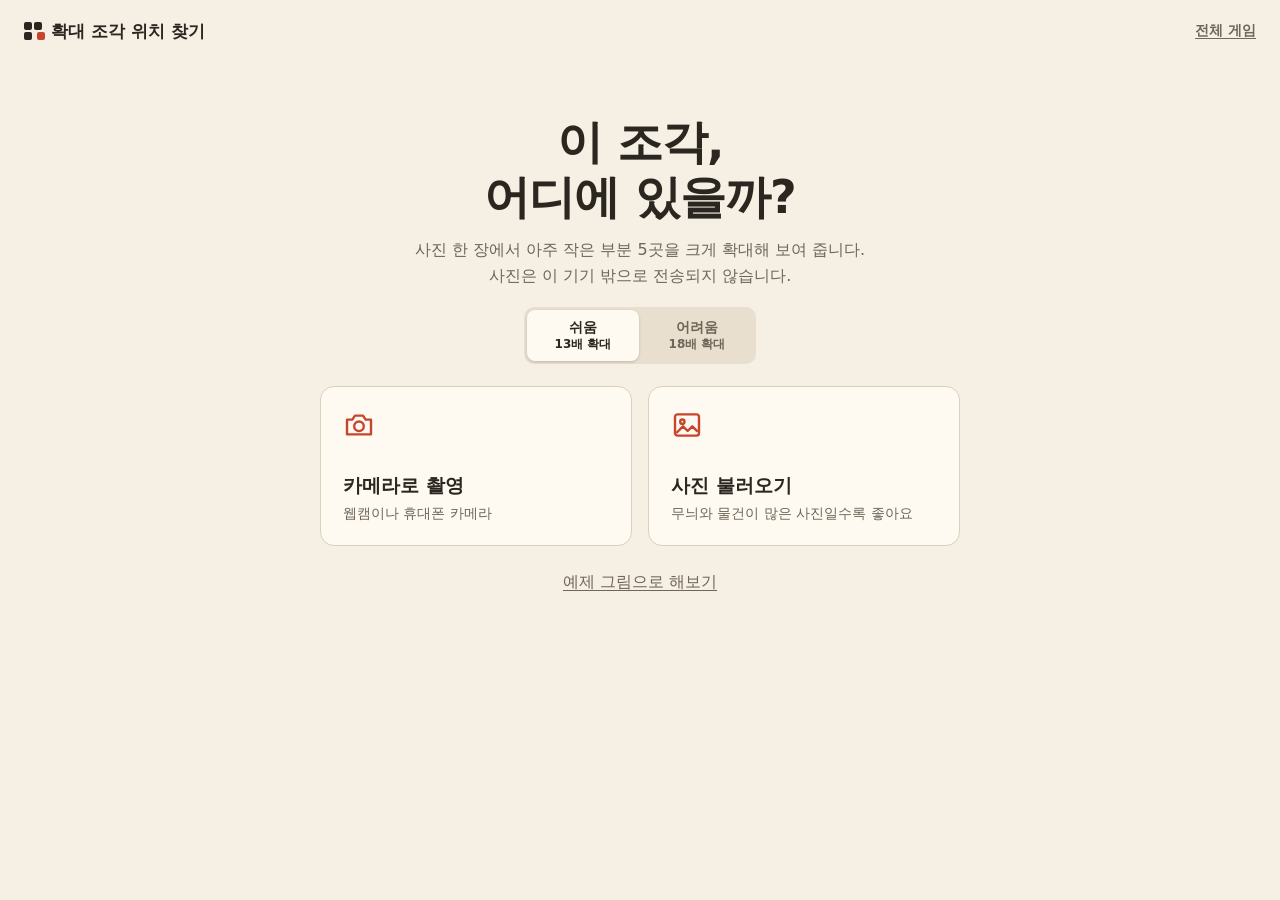
<file: zoom-hunt/index.html>
<!doctype html>
<html lang="ko">
<head>
<meta charset="utf-8">
<meta name="viewport" content="width=device-width, initial-scale=1, viewport-fit=cover">
<meta name="theme-color" content="#f5efe4">
<title>확대 조각 위치 찾기</title>
<link rel="stylesheet" href="../shared/base.css">
<style>
  main { flex: 1; width: 100%; max-width: 1180px; margin: 0 auto; padding: 8px 20px 24px; display: flex; flex-direction: column; }
  .screen { flex: 1; display: flex; flex-direction: column; align-items: center; }
  h1 { font-size: clamp(28px, 6vw, 46px); line-height: 1.2; letter-spacing: -.02em; margin: 5vh 0 12px; text-align: center; }
  h2 { font-size: 22px; margin: 4px 0 14px; text-align: center; }
  .lead { margin: 0 0 28px; color: var(--muted); line-height: 1.6; text-align: center; }

  .btn { min-height: 44px; padding: 9px 18px; border-radius: 10px; border: 1.5px solid var(--line); background: var(--card); font-weight: 650; }
  .btn:hover { border-color: var(--ink); }
  .btn.primary { background: var(--accent); border-color: var(--accent); color: #fff; }
  .btn.primary:hover { background: var(--accent-dark); border-color: var(--accent-dark); }
  .btn:disabled { opacity: .45; cursor: not-allowed; }
  .btn.primary:disabled:hover { background: var(--accent); border-color: var(--accent); }
  .row { display: flex; flex-wrap: wrap; justify-content: center; align-items: center; gap: 10px; }
  .seg { display: inline-flex; padding: 3px; gap: 2px; border-radius: 10px; background: #e9dfcf; }
  .seg label { position: relative; }
  .seg input { position: absolute; inset: 0; margin: 0; opacity: 0; cursor: pointer; }
  .seg span { display: block; min-width: 112px; padding: 8px 14px; border-radius: 8px; color: var(--muted); font-size: 14px; font-weight: 700; text-align: center; line-height: 1.35; }
  .seg span small { display: block; font-size: 12px; font-weight: 600; }
  .seg input:checked + span { background: var(--card); color: var(--ink); box-shadow: 0 1px 3px rgba(0,0,0,.18); }
  .seg input:focus-visible + span { outline: 3px solid var(--accent); }
  #setupLevel { margin: -10px 0 22px; }
  #resultLevel { margin: 0 0 14px; }
  .link { margin-top: 18px; background: none; border: 0; padding: 8px; color: var(--muted); text-decoration: underline; text-underline-offset: 3px; }

  .sources { display: grid; grid-template-columns: 1fr 1fr; gap: 16px; width: 100%; max-width: 640px; }
  .source { display: flex; flex-direction: column; align-items: flex-start; gap: 6px; min-height: 160px; padding: 22px; text-align: left; background: var(--card); border: 1.5px solid var(--line); border-radius: 14px; transition: transform .15s, border-color .15s, box-shadow .15s; }
  .source:hover { transform: translateY(-2px); border-color: var(--accent); box-shadow: var(--shadow); }
  .source svg { width: 32px; height: 32px; margin-bottom: auto; color: var(--accent); }
  .source b { font-size: 19px; }
  .source span { color: var(--muted); font-size: 14px; }
  body.dragging main { outline: 3px dashed var(--accent); outline-offset: -8px; border-radius: 16px; }

  /* 카메라 */
  .cam { width: min(100%, 520px, calc((100dvh - 270px) * 4 / 3)); min-width: 240px; aspect-ratio: 4 / 3; position: relative; overflow: hidden; margin-bottom: 16px; border-radius: 12px; background: var(--tray); box-shadow: var(--shadow); }
  .cam video { display: block; width: 100%; height: 100%; object-fit: cover; }
  #video.mirror { transform: scaleX(-1); }
  .camera-msg { position: absolute; inset: 0; display: flex; flex-direction: column; align-items: center; justify-content: center; gap: 14px; padding: 24px; text-align: center; color: #f5efe4; line-height: 1.6; }
  .shutter { width: 68px; height: 68px; padding: 0; border-radius: 50%; background: var(--accent); border: 4px solid var(--card); box-shadow: 0 0 0 2px var(--accent); }
  .shutter:disabled { opacity: .4; cursor: not-allowed; }

  /* 게임 */
  #play { display: grid; grid-template-columns: 300px minmax(0, 1fr); grid-template-areas: "side viewer"; align-items: start; gap: 24px; width: 100%; }
  .side { grid-area: side; display: flex; flex-direction: column; gap: 12px; }
  .hud { display: flex; gap: 8px; }
  .hud div { flex: 1; padding: 8px 10px; border-radius: 10px; background: var(--card); border: 1px solid var(--line); }
  .hud small { display: block; color: var(--muted); font-size: 12px; }
  .hud b { font-size: 19px; font-variant-numeric: tabular-nums; }
  .frag-row { display: flex; flex-direction: column; gap: 10px; }
  .frag { position: relative; padding: 6px; border-radius: 12px; background: var(--tray); box-shadow: var(--shadow); }
  #frag { display: block; width: 100%; aspect-ratio: 1; border-radius: 6px; background: #241e18; }
  .zoom-tag { position: absolute; right: 12px; bottom: 12px; padding: 2px 8px; border-radius: 6px; background: rgba(30,25,20,.8); color: #fff; font-size: 12px; font-weight: 700; }
  .frag-info { display: flex; flex-direction: column; gap: 10px; }
  .prompt { margin: 0; min-height: 44px; font-weight: 700; line-height: 1.5; }
  .prompt.good { color: #2f7a3f; }
  .prompt.bad { color: var(--accent-dark); }
  .viewer { grid-area: viewer; position: relative; height: calc(100dvh - 110px); min-height: 320px; overflow: hidden; border-radius: 12px; background: var(--tray); box-shadow: var(--shadow); }
  #view { position: absolute; inset: 0; display: block; width: 100%; height: 100%; touch-action: none; cursor: crosshair; }
  #view.panning { cursor: grabbing; }
  .zoom-ctl { position: absolute; right: 10px; top: 10px; display: flex; flex-direction: column; gap: 6px; }
  .zoom-ctl button { width: 40px; height: 40px; padding: 0; border: 0; border-radius: 9px; background: rgba(255,250,241,.92); color: var(--ink); font-size: 20px; font-weight: 800; box-shadow: 0 1px 4px rgba(0,0,0,.3); }
  .zoom-ctl button:hover { background: #fff; }
  .view-help { position: absolute; left: 10px; bottom: 10px; padding: 4px 10px; border-radius: 8px; background: rgba(30,25,20,.75); color: #fff; font-size: 12px; pointer-events: none; }
  .action { display: flex; gap: 8px; }
  .action .btn { flex: 1; }

  /* 결과 */
  .result { width: 100%; max-width: 760px; text-align: center; }
  .score { font-size: clamp(48px, 12vw, 72px); font-weight: 800; line-height: 1; margin: 3vh 0 10px; }
  .score small { font-size: .45em; color: var(--muted); }
  .summary { margin: 0 0 6px; color: var(--muted); line-height: 1.6; }
  .record { margin: 0 0 18px; min-height: 1.5em; color: var(--accent-dark); font-weight: 700; }
  #map { display: block; max-width: 100%; max-height: 56dvh; margin: 22px auto 14px; border-radius: 10px; box-shadow: var(--shadow); }
  .review { display: grid; grid-template-columns: repeat(5, 1fr); gap: 10px; margin: 0; padding: 0; list-style: none; font-size: 13px; }
  .review img { display: block; width: 100%; aspect-ratio: 1; border-radius: 8px; margin-bottom: 4px; }
  .review .ok { color: #2f7a3f; font-weight: 800; }
  .review .no { color: var(--accent-dark); font-weight: 800; }

  #toast { position: fixed; left: 50%; bottom: 24px; transform: translateX(-50%); z-index: 10; width: max-content; max-width: 90vw; padding: 12px 18px; border-radius: 10px; background: var(--ink); color: #fff; font-size: 14px; line-height: 1.5; }

  @media (max-width: 800px) {
    main { padding: 4px 12px 0; }
    #play { grid-template-columns: 1fr; grid-template-areas: "side" "viewer"; gap: 10px; }
    .side { display: contents; }
    .hud { order: 1; } .frag-row { order: 2; } .viewer { order: 3; } .action { order: 4; }
    .hud b { font-size: 16px; } .hud div { padding: 5px 10px; }
    .frag-row { flex-direction: row; align-items: stretch; gap: 10px; }
    .frag { width: min(38vw, 22dvh); flex: none; padding: 4px; }
    .frag-info { flex: 1; justify-content: space-between; }
    .prompt { font-size: 14px; min-height: 0; }
    .viewer { height: auto; min-height: 220px; flex: 1; }
    #play { display: flex; flex-direction: column; align-items: stretch; flex: 1; height: calc(100dvh - 76px); }
    .action { position: sticky; bottom: 0; padding: 8px 0 calc(10px + env(safe-area-inset-bottom)); background: var(--paper); }
    .review { grid-template-columns: repeat(5, 1fr); gap: 6px; font-size: 12px; }
  }
  @media (max-width: 480px) {
    .sources { grid-template-columns: 1fr; } .source { min-height: 120px; padding: 18px; }
    h1 { margin-top: 2vh; }
  }
  @media (prefers-reduced-motion: reduce) { * { transition: none !important; } }
</style>
</head>
<body>
<header class="top">
  <a class="brand" href="./">
    <span class="logo" aria-hidden="true"><i></i><i></i><i></i><i></i></span>확대 조각 위치 찾기
  </a>
  <a class="all-games" href="../">전체 게임</a>
</header>

<main>
  <section class="screen" id="setup">
    <h1>이 조각,<br>어디에 있을까?</h1>
    <p class="lead">사진 한 장에서 아주 작은 부분 5곳을 크게 확대해 보여 줍니다.<br>사진은 이 기기 밖으로 전송되지 않습니다.</p>
    <div class="seg" id="setupLevel" role="radiogroup" aria-label="난이도"></div>
    <div class="sources">
      <button class="source" id="openCamera">
        <svg viewBox="0 0 24 24" fill="none" stroke="currentColor" stroke-width="1.8" stroke-linejoin="round" aria-hidden="true"><path d="M3 8h4l2-3h6l2 3h4v11H3z"/><circle cx="12" cy="13" r="3.6"/></svg>
        <b>카메라로 촬영</b><span>웹캠이나 휴대폰 카메라</span>
      </button>
      <button class="source" id="openFile">
        <svg viewBox="0 0 24 24" fill="none" stroke="currentColor" stroke-width="1.8" stroke-linejoin="round" aria-hidden="true"><rect x="3" y="4" width="18" height="16" rx="2"/><circle cx="8.5" cy="9.5" r="1.6"/><path d="m4 18 5-5 3.5 3.5L16 13l4 4"/></svg>
        <b>사진 불러오기</b><span>무늬와 물건이 많은 사진일수록 좋아요</span>
      </button>
    </div>
    <button class="link" id="sampleBtn">예제 그림으로 해보기</button>
  </section>

  <section class="screen" id="camera" hidden>
    <h2>찾기 게임에 쓸 장면을 찍어 주세요</h2>
    <div class="cam">
      <video id="video" playsinline muted autoplay></video>
      <div class="camera-msg" id="cameraMsg" role="status"></div>
    </div>
    <div class="row">
      <button class="btn" id="cameraBack">뒤로</button>
      <button class="shutter" id="shutter" aria-label="촬영" disabled></button>
      <button class="btn" id="switchCamera" hidden>카메라 전환</button>
    </div>
  </section>

  <section class="screen" id="play" hidden>
    <div class="side">
      <div class="hud">
        <div><small>문제</small><b id="round">1 / 5</b></div>
        <div><small>점수</small><b id="score">0</b></div>
        <div><small>시간</small><b id="time">00:00</b></div>
      </div>
      <div class="frag-row">
        <div class="frag">
          <canvas id="frag" width="480" height="480" aria-label="확대한 사진 조각"></canvas>
          <span class="zoom-tag" id="zoomTag"></span>
        </div>
        <div class="frag-info">
          <p class="prompt" id="prompt" role="status"></p>
          <button class="btn" id="hintBtn">힌트</button>
        </div>
      </div>
      <div class="action"><button class="btn primary" id="actionBtn" disabled>확인</button></div>
    </div>
    <div class="viewer" id="viewer">
      <canvas id="view" aria-label="원본 사진. 조각이 있는 곳을 누르세요. 두 손가락이나 휠로 확대할 수 있습니다."></canvas>
      <div class="zoom-ctl">
        <button id="zoomIn" aria-label="확대">+</button>
        <button id="zoomOut" aria-label="축소">−</button>
        <button id="zoomFit" aria-label="전체 보기">⤢</button>
      </div>
      <span class="view-help" id="viewHelp">누르면 표시 · 끌어서 이동 · 확대 가능</span>
    </div>
  </section>

  <section class="screen" id="result" hidden>
    <div class="result">
      <p class="score" id="finalScore"></p>
      <p class="summary" id="summary"></p>
      <p class="record" id="record"></p>
      <div class="seg" id="resultLevel" role="radiogroup" aria-label="다음 판 난이도"></div>
      <div class="row">
        <button class="btn" id="newPhotoBtn">다른 사진</button>
        <button class="btn primary" id="againBtn">같은 사진으로 다시</button>
      </div>
      <canvas id="map" aria-label="원본 사진 위 정답 위치"></canvas>
      <ul class="review" id="review" aria-label="문제별 결과"></ul>
    </div>
  </section>
</main>

<input type="file" id="fileInput" accept="image/*" hidden>
<input type="file" id="captureInput" accept="image/*" capture="environment" hidden>
<div id="toast" role="alert" hidden></div>

<script>
(() => {
  'use strict';
  const $ = id => document.getElementById(id);
  const ROUNDS = 5, MAX_SIDE = 2048, HINTS = 2;
  // 확대 배율 = 원본 짧은 변 ÷ 조각 한 변. 배율이 클수록 조각과 정답 영역이 작아진다.
  const LEVELS = { low: { name: '쉬움', zoom: 13 }, high: { name: '어려움', zoom: 18 } };
  let level = 'low';
  const screens = ['setup', 'camera', 'play', 'result'];
  let current = 'setup', toastTimer, image = null, analysis = null;

  function show(name) {
    if (current === 'camera' && name !== 'camera') stopCamera();
    if (name !== 'play') stopTimer();
    $('toast').hidden = true;
    current = name;
    screens.forEach(s => { $(s).hidden = s !== name; });
    window.scrollTo(0, 0);
    if (name === 'play') resizeView();
  }
  function toast(message) {
    const el = $('toast');
    el.textContent = message;
    el.hidden = false;
    clearTimeout(toastTimer);
    toastTimer = setTimeout(() => { el.hidden = true; }, 4500);
  }
  function randomInt(max) {
    const limit = Math.floor(0x100000000 / max) * max, buf = new Uint32Array(1);
    do crypto.getRandomValues(buf); while (buf[0] >= limit);
    return buf[0] % max;
  }
  const formatTime = ms => {
    const t = Math.floor(ms / 1000);
    return `${String(Math.floor(t / 60)).padStart(2, '0')}:${String(t % 60).padStart(2, '0')}`;
  };

  /* ---------- 이미지 준비 ---------- */
  function toCanvas(src, w, h, mirror = false) {
    const ratio = Math.min(1, MAX_SIDE / Math.max(w, h));
    const c = document.createElement('canvas');
    c.width = Math.round(w * ratio); c.height = Math.round(h * ratio);
    const ctx = c.getContext('2d');
    if (mirror) { ctx.translate(c.width, 0); ctx.scale(-1, 1); }
    ctx.imageSmoothingQuality = 'high';
    ctx.drawImage(src, 0, 0, c.width, c.height);
    return c;
  }

  function loadFile(file) {
    if (!file) return;
    if (file.type && !file.type.startsWith('image/')) { toast('이미지 파일만 사용할 수 있습니다.'); return; }
    const url = URL.createObjectURL(file), img = new Image();
    img.onload = () => {
      img.onload = img.onerror = null;
      URL.revokeObjectURL(url);
      if (!img.naturalWidth) { toast('이미지 크기를 읽을 수 없습니다.'); return; }
      useImage(toCanvas(img, img.naturalWidth, img.naturalHeight));
    };
    img.onerror = () => { URL.revokeObjectURL(url); toast('이 브라우저에서 열 수 없는 이미지입니다. JPG나 PNG로 시도해 주세요.'); };
    img.src = url;
  }

  function useImage(canvas) {
    if (Math.min(canvas.width, canvas.height) < 240) { toast('사진이 너무 작습니다. 짧은 변이 240픽셀 이상인 사진을 써 주세요.'); return; }
    image = canvas;
    startGame();
  }

  // 작게 줄인 흑백 사진에서 칸마다 무늬가 얼마나 많은지 점수를 매긴다.
  function analyze(img, zoom) {
    const A = 256, k = A / Math.max(img.width, img.height);
    const w = Math.max(8, Math.round(img.width * k)), h = Math.max(8, Math.round(img.height * k));
    const c = document.createElement('canvas');
    c.width = w; c.height = h;
    const ctx = c.getContext('2d', { willReadFrequently: true });
    ctx.drawImage(img, 0, 0, w, h);
    const px = ctx.getImageData(0, 0, w, h).data;
    const lum = new Float32Array(w * h);
    for (let i = 0; i < w * h; i++) lum[i] = .299 * px[i * 4] + .587 * px[i * 4 + 1] + .114 * px[i * 4 + 2];
    // 적분 영상으로 사각형 합을 빠르게 구한다.
    const W1 = w + 1, G = new Float64Array(W1 * (h + 1)), L = new Float64Array(W1 * (h + 1)), L2 = new Float64Array(W1 * (h + 1));
    for (let y = 0; y < h; y++) {
      let g = 0, l = 0, l2 = 0;
      for (let x = 0; x < w; x++) {
        const i = y * w + x, v = lum[i];
        const gx = x < w - 1 ? Math.abs(lum[i + 1] - v) : 0, gy = y < h - 1 ? Math.abs(lum[i + w] - v) : 0;
        g += gx + gy; l += v; l2 += v * v;
        const o = (y + 1) * W1 + x + 1;
        G[o] = G[o - W1] + g; L[o] = L[o - W1] + l; L2[o] = L2[o - W1] + l2;
      }
    }
    const sum = (T, x0, y0, x1, y1) => T[y1 * W1 + x1] - T[y0 * W1 + x1] - T[y1 * W1 + x0] + T[y0 * W1 + x0];
    const size = Math.round(Math.min(img.width, img.height) / zoom);
    const s = Math.max(3, Math.round(size * k)), step = Math.max(1, Math.round(s / 3));
    const cells = [];
    for (let y = 0; y + s <= h; y += step) {
      for (let x = 0; x + s <= w; x += step) {
        const n = s * s, mean = sum(L, x, y, x + s, y + s) / n;
        const std = Math.sqrt(Math.max(0, sum(L2, x, y, x + s, y + s) / n - mean * mean));
        cells.push({ x, y, cx: (x + s / 2) / k, cy: (y + s / 2) / k, score: sum(G, x, y, x + s, y + s) / n + std * .5 });
      }
    }
    cells.sort((a, b) => b.score - a.score);
    // 같은 모양이라도 줄인 사진에서는 픽셀 경계에 걸리는 위치가 달라 값이 조금씩 다르다.
    // 3×3로 살짝 흐리게 만든 색으로 비교해 이런 어긋남에 흔들리지 않게 한다.
    const blur = new Float32Array(w * h * 3);
    for (let y = 0; y < h; y++) {
      for (let x = 0; x < w; x++) {
        let r = 0, g = 0, b = 0, cnt = 0;
        for (let yy = Math.max(0, y - 1); yy <= Math.min(h - 1, y + 1); yy++) {
          for (let xx = Math.max(0, x - 1); xx <= Math.min(w - 1, x + 1); xx++) {
            const i = (yy * w + xx) * 4;
            r += px[i]; g += px[i + 1]; b += px[i + 2]; cnt++;
          }
        }
        const o = (y * w + x) * 3;
        blur[o] = r / cnt; blur[o + 1] = g / cnt; blur[o + 2] = b / cnt;
      }
    }
    // 흐린 색의 적분 영상. 영역 평균 색을 바로 구해 명백히 다른 위치를 빨리 건너뛰는 데 쓴다.
    const C = [0, 1, 2].map(() => new Float64Array(W1 * (h + 1)));
    for (let y = 0; y < h; y++) {
      const run = [0, 0, 0];
      for (let x = 0; x < w; x++) {
        const o = (y + 1) * W1 + x + 1;
        for (let ch = 0; ch < 3; ch++) {
          run[ch] += blur[(y * w + x) * 3 + ch];
          C[ch][o] = C[ch][o - W1] + run[ch];
        }
      }
    }
    // 비교에 쓰는 가운데 영역(한 변 n) 크기로 모든 위치의 평균 색을 미리 구해 둔다.
    const m = Math.min(Math.round(s * EDGE), Math.floor((s - 2) / 2)), n = s - 2 * m;
    const means = new Float32Array(w * h * 3);
    for (let y = 0; y + n <= h; y++) {
      for (let x = 0; x + n <= w; x++) {
        for (let ch = 0; ch < 3; ch++) means[(y * w + x) * 3 + ch] = sum(C[ch], x, y, x + n, y + n) / (n * n);
      }
    }
    return { size, cells, blur, means, w, h, s, m, n };
  }

  // 사진의 다른 곳에 거의 똑같이 생긴 부분이 있으면 사람이 구분할 수 없으므로 문제에서 뺀다.
  // 가장자리의 작은 차이는 눈으로 알아보기 어려우니 가운데 부분만 비교한다.
  // 조각 크기의 절반 이내로 겹치는 위치는 같은 곳으로 보고 비교하지 않는다.
  const SAME_RMS = 28, EDGE = .15;
  function isUnique(cell) {
    if (cell.unique !== undefined) return cell.unique;
    const { blur: px, means, w, h, s, m, n } = analysis, near = s / 2;
    const limit = n * n * 3 * SAME_RMS * SAME_RMS, cx = cell.x + m, cy = cell.y + m;
    const c0 = (cy * w + cx) * 3, mr = means[c0], mg = means[c0 + 1], mb = means[c0 + 2];
    const meanLimit = limit / (n * n);
    for (let y = 0; y + n <= h; y++) {
      for (let x = 0; x + n <= w; x++) {
        if (Math.abs(x - cx) <= near && Math.abs(y - cy) <= near) continue;
        // 제곱 오차의 합은 평균 색 차이로 만든 하한보다 작을 수 없다. 하한이 기준을 넘으면 비교할 필요가 없다.
        const o = (y * w + x) * 3, dr = mr - means[o], dg = mg - means[o + 1], db = mb - means[o + 2];
        if (dr * dr + dg * dg + db * db >= meanLimit) continue;
        let err = 0;
        for (let dy = 0; dy < n && err < limit; dy++) {
          let a = ((cy + dy) * w + cx) * 3, b = ((y + dy) * w + x) * 3;
          for (let dx = 0; dx < n; dx++, a += 3, b += 3) {
            const r = px[a] - px[b], g = px[a + 1] - px[b + 1], bl = px[a + 2] - px[b + 2];
            err += r * r + g * g + bl * bl;
          }
        }
        if (err < limit) return (cell.unique = false);
      }
    }
    return (cell.unique = true);
  }

  // 무늬가 많고 사진 안에서 하나뿐인 칸 중에서 서로 떨어진 5곳을 무작위로 고른다.
  // 조건을 채우는 곳이 부족하면 간격을 줄이고, 그래도 부족하면 하나뿐인 조건을 푼다.
  function pickTargets() {
    const { size, cells } = analysis;
    const top = cells.slice(0, Math.max(30, Math.round(cells.length * .35)));
    const rest = cells.slice(top.length);
    const shuffled = list => {
      const a = list.slice();
      for (let i = a.length - 1; i > 0; i--) { const j = randomInt(i + 1); [a[i], a[j]] = [a[j], a[i]]; }
      return a;
    };
    const pool = shuffled(top).concat(shuffled(rest.slice(0, top.length)));
    for (const unique of [true, false]) {
      for (const gap of [3, 2, 1.2]) {
        const chosen = [];
        for (const c of pool) {
          if (chosen.every(o => Math.hypot(o.cx - c.cx, o.cy - c.cy) >= size * gap) && (!unique || isUnique(c))) chosen.push(c);
          if (chosen.length === ROUNDS) return chosen;
        }
      }
    }
    const fallback = [];
    for (const c of cells) {
      if (fallback.every(o => Math.hypot(o.cx - c.cx, o.cy - c.cy) >= size)) fallback.push(c);
      if (fallback.length === ROUNDS) break;
    }
    return fallback;
  }

  function sampleImage() {
    const c = document.createElement('canvas');
    c.width = 1600; c.height = 1200;
    const x = c.getContext('2d');
    let seed = 7;
    const rnd = () => (seed = (seed * 16807) % 2147483647) / 2147483647;
    const sky = x.createLinearGradient(0, 0, 0, 700);
    sky.addColorStop(0, '#5aa7d8'); sky.addColorStop(1, '#f3d7a7');
    x.fillStyle = sky; x.fillRect(0, 0, 1600, 1200);
    x.fillStyle = '#fff3c4'; x.beginPath(); x.arc(1280, 200, 90, 0, Math.PI * 2); x.fill();
    for (let i = 0; i < 9; i++) {
      x.fillStyle = 'rgba(255,255,255,.8)';
      const cx = rnd() * 1600, cy = 60 + rnd() * 260;
      for (let j = 0; j < 4; j++) { x.beginPath(); x.arc(cx + j * 32, cy + (j % 2) * 12, 26 + rnd() * 16, 0, Math.PI * 2); x.fill(); }
    }
    const colors = ['#c8452d', '#3a6ea5', '#e2a03f', '#5b8c5a', '#7d4e8c', '#d97a7a', '#4a4e69', '#2a9d8f'];
    for (let bx = 0; bx < 1600;) {
      const bw = 110 + rnd() * 120, bh = 260 + rnd() * 420, top = 900 - bh;
      x.fillStyle = colors[Math.floor(rnd() * colors.length)];
      x.fillRect(bx, top, bw, bh + 10);
      for (let wy = top + 20; wy < 860; wy += 46) {
        for (let wx = bx + 14; wx < bx + bw - 28; wx += 34) {
          x.fillStyle = rnd() < .35 ? '#ffe9a8' : rnd() < .5 ? '#2b2620' : '#9cc3de';
          x.fillRect(wx, wy, 20, 26);
        }
      }
      bx += bw + 6 + rnd() * 20;
    }
    x.fillStyle = '#4c4a45'; x.fillRect(0, 900, 1600, 300);
    x.fillStyle = '#f5efe4';
    for (let i = 0; i < 1600; i += 120) x.fillRect(i, 1040, 70, 12);
    for (let i = 0; i < 14; i++) {
      const tx = rnd() * 1600, ty = 930 + rnd() * 80;
      x.fillStyle = '#6b4a2b'; x.fillRect(tx - 6, ty, 12, 60);
      x.fillStyle = ['#3f7d3a', '#5f9e4a', '#2e5e3a'][i % 3];
      x.beginPath(); x.arc(tx, ty, 30 + rnd() * 18, 0, Math.PI * 2); x.fill();
    }
    for (let i = 0; i < 7; i++) {
      const cx = rnd() * 1450, cy = 1110 + rnd() * 50;
      x.fillStyle = colors[i % colors.length]; x.fillRect(cx, cy - 34, 130, 40);
      x.fillStyle = '#cfe3f2'; x.fillRect(cx + 22, cy - 56, 80, 24);
      x.fillStyle = '#1d1b19';
      x.beginPath(); x.arc(cx + 28, cy + 8, 14, 0, Math.PI * 2); x.arc(cx + 104, cy + 8, 14, 0, Math.PI * 2); x.fill();
    }
    return c;
  }

  /* ---------- 카메라 ---------- */
  const video = $('video');
  let stream = null, facing = 'environment', cameraRequest = 0;
  function stopCamera() {
    cameraRequest++;
    if (stream) stream.getTracks().forEach(t => t.stop());
    stream = null;
    video.srcObject = null;
    $('shutter').disabled = true;
  }
  function cameraMessage(text, offerNative) {
    const box = $('cameraMsg');
    box.hidden = false;
    box.textContent = '';
    const p = document.createElement('div');
    p.textContent = text;
    box.append(p);
    if (offerNative) {
      const b = document.createElement('button');
      b.className = 'btn';
      b.style.color = 'var(--ink)';
      b.textContent = '기기 카메라 앱으로 촬영';
      b.onclick = () => $('captureInput').click();
      box.append(b);
    }
  }
  async function startCamera() {
    stopCamera();
    const request = cameraRequest;
    show('camera');
    if (!navigator.mediaDevices || !navigator.mediaDevices.getUserMedia) {
      cameraMessage('이 주소에서는 브라우저가 카메라를 막습니다. HTTPS 주소로 열어 주세요.', true);
      return;
    }
    cameraMessage('카메라를 켜는 중입니다. 권한 요청이 뜨면 허용해 주세요.');
    try {
      const s = await navigator.mediaDevices.getUserMedia({ audio: false, video: { facingMode: { ideal: facing }, width: { ideal: 1920 }, height: { ideal: 1440 } } });
      if (request !== cameraRequest) { s.getTracks().forEach(t => t.stop()); return; }
      stream = s;
      video.srcObject = s;
      await video.play();
      if (request !== cameraRequest) return;
      const actual = s.getVideoTracks()[0].getSettings().facingMode;
      video.classList.toggle('mirror', actual ? actual === 'user' : facing === 'user');
      $('cameraMsg').hidden = true;
      $('shutter').disabled = false;
      const devices = await navigator.mediaDevices.enumerateDevices();
      $('switchCamera').hidden = devices.filter(d => d.kind === 'videoinput').length < 2;
    } catch (err) {
      if (request !== cameraRequest) return;
      const messages = {
        NotAllowedError: '카메라 권한이 거부되었습니다. 주소창의 사이트 설정에서 허용해 주세요.',
        NotFoundError: '사용할 수 있는 카메라를 찾지 못했습니다.',
        NotReadableError: '다른 프로그램이 카메라를 사용 중입니다. 그 프로그램을 닫고 다시 시도해 주세요.'
      };
      cameraMessage(messages[err.name] || '카메라를 시작하지 못했습니다.', true);
    }
  }
  function capture() {
    const w = video.videoWidth, h = video.videoHeight;
    if (!w || !h) return;
    useImage(toCanvas(video, w, h, video.classList.contains('mirror')));
  }

  /* ---------- 원본 보기 (확대, 이동, 표시) ---------- */
  const view = $('view'), viewCtx = view.getContext('2d');
  const vs = { w: 0, h: 0, dpr: 1, fit: 1, scale: 1, tx: 0, ty: 0 };
  let marker = null, reveal = null;

  function resizeView() {
    const r = $('viewer').getBoundingClientRect();
    if (!r.width || !r.height || !image) return;
    vs.dpr = Math.min(2, window.devicePixelRatio || 1);
    vs.w = r.width; vs.h = r.height;
    view.width = Math.round(r.width * vs.dpr);
    view.height = Math.round(r.height * vs.dpr);
    fitView();
  }
  function fitView() {
    vs.fit = Math.min(vs.w / image.width, vs.h / image.height);
    vs.scale = vs.fit;
    clampView();
    drawView();
  }
  function clampView() {
    const maxScale = Math.max(vs.fit * 10, 2);
    vs.scale = Math.min(maxScale, Math.max(vs.fit, vs.scale));
    const iw = image.width * vs.scale, ih = image.height * vs.scale;
    vs.tx = iw <= vs.w ? (vs.w - iw) / 2 : Math.min(0, Math.max(vs.w - iw, vs.tx));
    vs.ty = ih <= vs.h ? (vs.h - ih) / 2 : Math.min(0, Math.max(vs.h - ih, vs.ty));
  }
  function zoomAt(x, y, factor) {
    const ix = (x - vs.tx) / vs.scale, iy = (y - vs.ty) / vs.scale;
    vs.scale *= factor;
    clampView();
    vs.tx = x - ix * vs.scale;
    vs.ty = y - iy * vs.scale;
    clampView();
    drawView();
  }
  function drawView() {
    if (!image || !vs.w) return;
    const ctx = viewCtx;
    ctx.setTransform(vs.dpr, 0, 0, vs.dpr, 0, 0);
    ctx.fillStyle = '#241e18';
    ctx.fillRect(0, 0, vs.w, vs.h);
    ctx.imageSmoothingQuality = 'high';
    ctx.drawImage(image, vs.tx, vs.ty, image.width * vs.scale, image.height * vs.scale);
    const toScreen = (ix, iy) => [vs.tx + ix * vs.scale, vs.ty + iy * vs.scale];
    if (reveal) {
      const [x, y] = toScreen(reveal.cx - reveal.size / 2, reveal.cy - reveal.size / 2);
      const s = reveal.size * vs.scale;
      ctx.lineWidth = 6; ctx.strokeStyle = 'rgba(0,0,0,.55)'; ctx.strokeRect(x, y, s, s);
      ctx.lineWidth = 3; ctx.strokeStyle = '#4cd964'; ctx.strokeRect(x, y, s, s);
    }
    if (marker) {
      const [x, y] = toScreen(marker.x, marker.y);
      const color = reveal ? (reveal.ok ? '#4cd964' : '#ff5a3c') : '#fff';
      ctx.lineWidth = 5; ctx.strokeStyle = 'rgba(0,0,0,.6)';
      ctx.beginPath(); ctx.arc(x, y, 13, 0, Math.PI * 2); ctx.stroke();
      ctx.lineWidth = 3; ctx.strokeStyle = color;
      ctx.beginPath(); ctx.arc(x, y, 13, 0, Math.PI * 2); ctx.stroke();
      ctx.fillStyle = color; ctx.beginPath(); ctx.arc(x, y, 3, 0, Math.PI * 2); ctx.fill();
    }
  }

  const pointers = new Map();
  let gesture = null;
  const local = e => { const r = view.getBoundingClientRect(); return { x: e.clientX - r.left, y: e.clientY - r.top }; };
  view.addEventListener('pointerdown', e => {
    view.setPointerCapture(e.pointerId);
    pointers.set(e.pointerId, local(e));
    if (pointers.size === 1) {
      const p = local(e);
      gesture = { type: 'tap', start: p, last: p };
    } else if (pointers.size === 2) {
      const [a, b] = [...pointers.values()];
      const mid = { x: (a.x + b.x) / 2, y: (a.y + b.y) / 2 };
      gesture = { type: 'pinch', dist: Math.hypot(a.x - b.x, a.y - b.y) || 1, scale: vs.scale,
        ix: (mid.x - vs.tx) / vs.scale, iy: (mid.y - vs.ty) / vs.scale };
    }
  });
  view.addEventListener('pointermove', e => {
    if (!pointers.has(e.pointerId) || !gesture) return;
    const p = local(e);
    pointers.set(e.pointerId, p);
    if (gesture.type === 'pinch' && pointers.size === 2) {
      const [a, b] = [...pointers.values()];
      const mid = { x: (a.x + b.x) / 2, y: (a.y + b.y) / 2 };
      vs.scale = gesture.scale * (Math.hypot(a.x - b.x, a.y - b.y) || 1) / gesture.dist;
      clampView();
      vs.tx = mid.x - gesture.ix * vs.scale;
      vs.ty = mid.y - gesture.iy * vs.scale;
      clampView();
      drawView();
    } else if (gesture.type !== 'pinch') {
      if (gesture.type === 'tap' && Math.hypot(p.x - gesture.start.x, p.y - gesture.start.y) > 8) {
        gesture.type = 'pan';
        view.classList.add('panning');
      }
      if (gesture.type === 'pan') {
        vs.tx += p.x - gesture.last.x;
        vs.ty += p.y - gesture.last.y;
        clampView();
        drawView();
      }
      gesture.last = p;
    }
  });
  function endPointer(e, cancelled) {
    if (!pointers.has(e.pointerId)) return;
    pointers.delete(e.pointerId);
    view.classList.remove('panning');
    if (gesture && gesture.type === 'tap' && !cancelled) placeMarker(gesture.start);
    if (pointers.size === 0) gesture = null;
    else if (gesture && gesture.type === 'pinch') gesture = { type: 'done' };
  }
  view.addEventListener('pointerup', e => endPointer(e, false));
  view.addEventListener('pointercancel', e => endPointer(e, true));
  view.addEventListener('wheel', e => {
    e.preventDefault();
    const p = local(e);
    zoomAt(p.x, p.y, e.deltaY < 0 ? 1.15 : 1 / 1.15);
  }, { passive: false });
  $('zoomIn').onclick = () => zoomAt(vs.w / 2, vs.h / 2, 1.5);
  $('zoomOut').onclick = () => zoomAt(vs.w / 2, vs.h / 2, 1 / 1.5);
  $('zoomFit').onclick = fitView;
  new ResizeObserver(() => { if (current === 'play') resizeView(); }).observe($('viewer'));

  function placeMarker(p) {
    if (game.answered) return;
    const x = (p.x - vs.tx) / vs.scale, y = (p.y - vs.ty) / vs.scale;
    if (x < 0 || y < 0 || x > image.width || y > image.height) return;
    marker = { x, y };
    $('actionBtn').disabled = false;
    $('prompt').className = 'prompt';
    $('prompt').textContent = '표시한 곳이 맞으면 확인을 누르세요.';
    drawView();
  }

  /* ---------- 게임 진행 ---------- */
  const game = { targets: [], index: 0, level: 0, score: 0, answered: false, started: 0, timer: null, results: [] };
  const fragCtx = $('frag').getContext('2d');

  function regionFor(t, level) {
    const size = Math.min(analysis.size * 2 ** level, image.width, image.height);
    const x = Math.min(image.width - size, Math.max(0, t.cx - size / 2));
    const y = Math.min(image.height - size, Math.max(0, t.cy - size / 2));
    return { x, y, size };
  }
  function drawFragment(ctx, t, level) {
    const r = regionFor(t, level), out = ctx.canvas.width;
    ctx.imageSmoothingQuality = 'high';
    ctx.drawImage(image, r.x, r.y, r.size, r.size, 0, 0, out, out);
  }

  function startGame() {
    game.diff = level;
    analysis = analyze(image, LEVELS[level].zoom);
    game.targets = pickTargets();
    Object.assign(game, { index: 0, score: 0, results: [], started: performance.now() });
    show('play');
    stopTimer();
    game.timer = setInterval(updateHud, 500);
    showRound();
  }

  function showRound() {
    game.level = 0;
    game.answered = false;
    marker = null;
    reveal = null;
    renderFragment();
    $('prompt').className = 'prompt';
    $('prompt').textContent = '원본에서 이 조각이 있는 곳을 누르세요.';
    $('actionBtn').textContent = '확인';
    $('actionBtn').disabled = true;
    if (vs.w) fitView();
    updateHud();
  }

  function renderFragment() {
    drawFragment(fragCtx, game.targets[game.index], game.level);
    const zoom = Math.max(1, Math.round(Math.min(image.width, image.height) / regionFor(game.targets[game.index], game.level).size));
    $('zoomTag').textContent = `약 ${zoom}배 확대`;
    const left = HINTS - game.level;
    $('hintBtn').textContent = left ? `힌트 (${left}번 남음, -1점)` : '힌트를 다 썼어요';
    $('hintBtn').disabled = game.answered || left === 0;
  }

  function useHint() {
    if (game.answered || game.level >= HINTS) return;
    game.level++;
    renderFragment();
  }

  function answer() {
    if (!marker || game.answered) return;
    const t = game.targets[game.index], half = analysis.size / 2;
    const ok = Math.abs(marker.x - t.cx) <= half && Math.abs(marker.y - t.cy) <= half;
    const points = ok ? 3 - game.level : 0;
    game.score += points;
    game.answered = true;
    reveal = { cx: t.cx, cy: t.cy, size: analysis.size, ok };
    const small = document.createElement('canvas');
    small.width = small.height = 160;
    drawFragment(small.getContext('2d'), t, 0);
    game.results.push({ ok, points, hints: game.level, img: small.toDataURL('image/jpeg', .8) });
    $('prompt').className = 'prompt ' + (ok ? 'good' : 'bad');
    $('prompt').textContent = ok ? `정답! +${points}점` : '아쉬워요. 초록 네모가 정답 위치입니다.';
    renderFragment();
    // 정답이 화면 밖에 있으면 보이도록 옮긴다.
    const sx = vs.tx + t.cx * vs.scale, sy = vs.ty + t.cy * vs.scale;
    if (sx < 0 || sy < 0 || sx > vs.w || sy > vs.h) { vs.tx += vs.w / 2 - sx; vs.ty += vs.h / 2 - sy; clampView(); }
    drawView();
    $('actionBtn').textContent = game.index === game.targets.length - 1 ? '결과 보기' : '다음 문제';
    updateHud();
  }

  function next() {
    if (game.index === game.targets.length - 1) { finish(); return; }
    game.index++;
    showRound();
  }

  function updateHud() {
    $('round').textContent = `${game.index + 1} / ${game.targets.length}`;
    $('score').textContent = game.score;
    $('time').textContent = formatTime(performance.now() - game.started);
  }
  function stopTimer() { clearInterval(game.timer); game.timer = null; }

  // 난이도 추가 전 기록('zoom-hunt-best')은 13배 기준이므로 '쉬움' 기록으로 이어 쓴다.
  function readBest(lv) {
    try {
      return JSON.parse(localStorage.getItem(`zoom-hunt-best-${lv}`)
        || (lv === 'low' ? localStorage.getItem('zoom-hunt-best') : null)) || null;
    } catch { return null; }
  }

  function finish() {
    const time = performance.now() - game.started, max = game.targets.length * 3;
    stopTimer();
    const lv = game.diff, label = `${LEVELS[lv].name}(${LEVELS[lv].zoom}배)`;
    const old = readBest(lv);
    const better = !old || game.score > old.score || (game.score === old.score && time < old.time);
    if (better) { try { localStorage.setItem(`zoom-hunt-best-${lv}`, JSON.stringify({ score: game.score, max, time })); } catch { /* 저장 불가 환경 */ } }
    const hits = game.results.filter(r => r.ok).length;
    $('finalScore').innerHTML = `${game.score}<small> / ${max}</small>`;
    $('summary').textContent = `난이도 ${label} · ${game.targets.length}곳 중 ${hits}곳 찾음 · ${formatTime(time)}`;
    $('record').textContent = better ? `${label} 새 최고 기록입니다` : `${label} 최고 기록: ${old.score} / ${old.max}, ${formatTime(old.time)}`;
    drawMap();
    const list = $('review');
    list.textContent = '';
    game.results.forEach((r, i) => {
      const li = document.createElement('li');
      li.innerHTML = `<img alt="${i + 1}번 조각"><span class="${r.ok ? 'ok' : 'no'}"></span>`;
      li.querySelector('img').src = r.img;
      li.querySelector('span').textContent = `${i + 1}. ${r.ok ? `+${r.points}점` : '못 찾음'}`;
      list.append(li);
    });
    show('result');
  }

  function drawMap() {
    const map = $('map'), k = Math.min(1, 1200 / Math.max(image.width, image.height));
    map.width = Math.round(image.width * k); map.height = Math.round(image.height * k);
    const ctx = map.getContext('2d');
    ctx.drawImage(image, 0, 0, map.width, map.height);
    const s = analysis.size * k;
    ctx.font = `800 ${Math.max(16, Math.round(s * .45))}px system-ui, sans-serif`;
    ctx.textAlign = 'center'; ctx.textBaseline = 'middle';
    game.targets.forEach((t, i) => {
      const x = t.cx * k - s / 2, y = t.cy * k - s / 2, color = game.results[i].ok ? '#4cd964' : '#ff5a3c';
      ctx.lineWidth = 6; ctx.strokeStyle = 'rgba(0,0,0,.55)'; ctx.strokeRect(x, y, s, s);
      ctx.lineWidth = 3; ctx.strokeStyle = color; ctx.strokeRect(x, y, s, s);
      const lx = x + s / 2, ly = y - s * .45 < 14 ? y + s + s * .4 : y - s * .4;
      ctx.lineWidth = 5; ctx.strokeStyle = 'rgba(0,0,0,.7)'; ctx.strokeText(String(i + 1), lx, ly);
      ctx.fillStyle = color; ctx.fillText(String(i + 1), lx, ly);
    });
  }

  /* ---------- 이벤트 ---------- */
  const onFile = e => { loadFile(e.target.files[0]); e.target.value = ''; };
  $('fileInput').addEventListener('change', onFile);
  $('captureInput').addEventListener('change', onFile);
  $('openFile').onclick = () => $('fileInput').click();
  $('openCamera').onclick = startCamera;
  $('sampleBtn').onclick = () => useImage(sampleImage());
  $('cameraBack').onclick = () => show('setup');
  $('shutter').onclick = capture;
  $('switchCamera').onclick = () => { facing = facing === 'user' ? 'environment' : 'user'; startCamera(); };
  // 준비 화면과 결과 화면의 난이도 버튼은 같은 값을 가리킨다.
  function buildLevels(box, name) {
    box.innerHTML = Object.entries(LEVELS).map(([key, l]) =>
      `<label><input type="radio" name="${name}" value="${key}"><span>${l.name}<small>${l.zoom}배 확대</small></span></label>`).join('');
    box.addEventListener('change', e => setLevel(e.target.value));
  }
  function setLevel(lv) {
    level = lv;
    document.querySelectorAll(`.seg input[value="${lv}"]`).forEach(i => { i.checked = true; });
  }
  buildLevels($('setupLevel'), 'setupLevel');
  buildLevels($('resultLevel'), 'resultLevel');
  setLevel(level);

  $('hintBtn').onclick = useHint;
  $('actionBtn').onclick = () => (game.answered ? next() : answer());
  $('againBtn').onclick = startGame;
  $('newPhotoBtn').onclick = () => show('setup');

  let dragDepth = 0;
  addEventListener('dragenter', e => { e.preventDefault(); if (current === 'setup') { dragDepth++; document.body.classList.add('dragging'); } });
  addEventListener('dragover', e => e.preventDefault());
  addEventListener('dragleave', () => { if (--dragDepth <= 0) { dragDepth = 0; document.body.classList.remove('dragging'); } });
  addEventListener('drop', e => {
    e.preventDefault();
    dragDepth = 0;
    document.body.classList.remove('dragging');
    if (current === 'setup') loadFile(e.dataTransfer.files[0]);
  });
  addEventListener('paste', e => {
    if (current !== 'setup') return;
    const item = [...e.clipboardData.items].find(i => i.type.startsWith('image/'));
    if (item) loadFile(item.getAsFile());
  });
})();
</script>
</body>
</html>
</file>
<file: shared/base.css>
/* 모든 페이지가 함께 쓰는 색상, 기본 스타일, 상단 바 */
:root {
  --paper: #f5efe4; --card: #fffaf1; --ink: #2b2620; --muted: #6f6558;
  --line: #dccfbb; --accent: #c8452d; --accent-dark: #a53520; --tray: #3a3128;
  --shadow: 0 10px 28px rgba(58, 49, 40, .16);
}
* { box-sizing: border-box; }
[hidden] { display: none !important; }
html, body { margin: 0; min-height: 100%; }
body {
  min-height: 100dvh; display: flex; flex-direction: column;
  background: var(--paper); color: var(--ink); word-break: keep-all;
  font-family: Pretendard, "Apple SD Gothic Neo", "Malgun Gothic", "Noto Sans KR", system-ui, sans-serif;
  padding: env(safe-area-inset-top) env(safe-area-inset-right) env(safe-area-inset-bottom) env(safe-area-inset-left);
}
button, input { font: inherit; color: inherit; }
button { cursor: pointer; }
:focus-visible { outline: 3px solid var(--accent); outline-offset: 2px; }

.top { display: flex; align-items: center; justify-content: space-between; gap: 12px; padding: 14px 20px; }
.brand { display: inline-flex; align-items: center; gap: 9px; background: none; border: 0; padding: 4px; color: inherit; text-decoration: none; font-weight: 800; font-size: 17px; }
.logo { display: grid; grid-template-columns: repeat(2, 8px); gap: 2px; }
.logo i { width: 8px; height: 8px; border-radius: 2px; background: var(--ink); }
.logo i:last-child { background: var(--accent); transform: translateX(3px); }
.all-games { padding: 8px 4px; color: var(--muted); font-size: 14px; font-weight: 650; text-underline-offset: 3px; }
.all-games:hover { color: var(--ink); }
</file>
